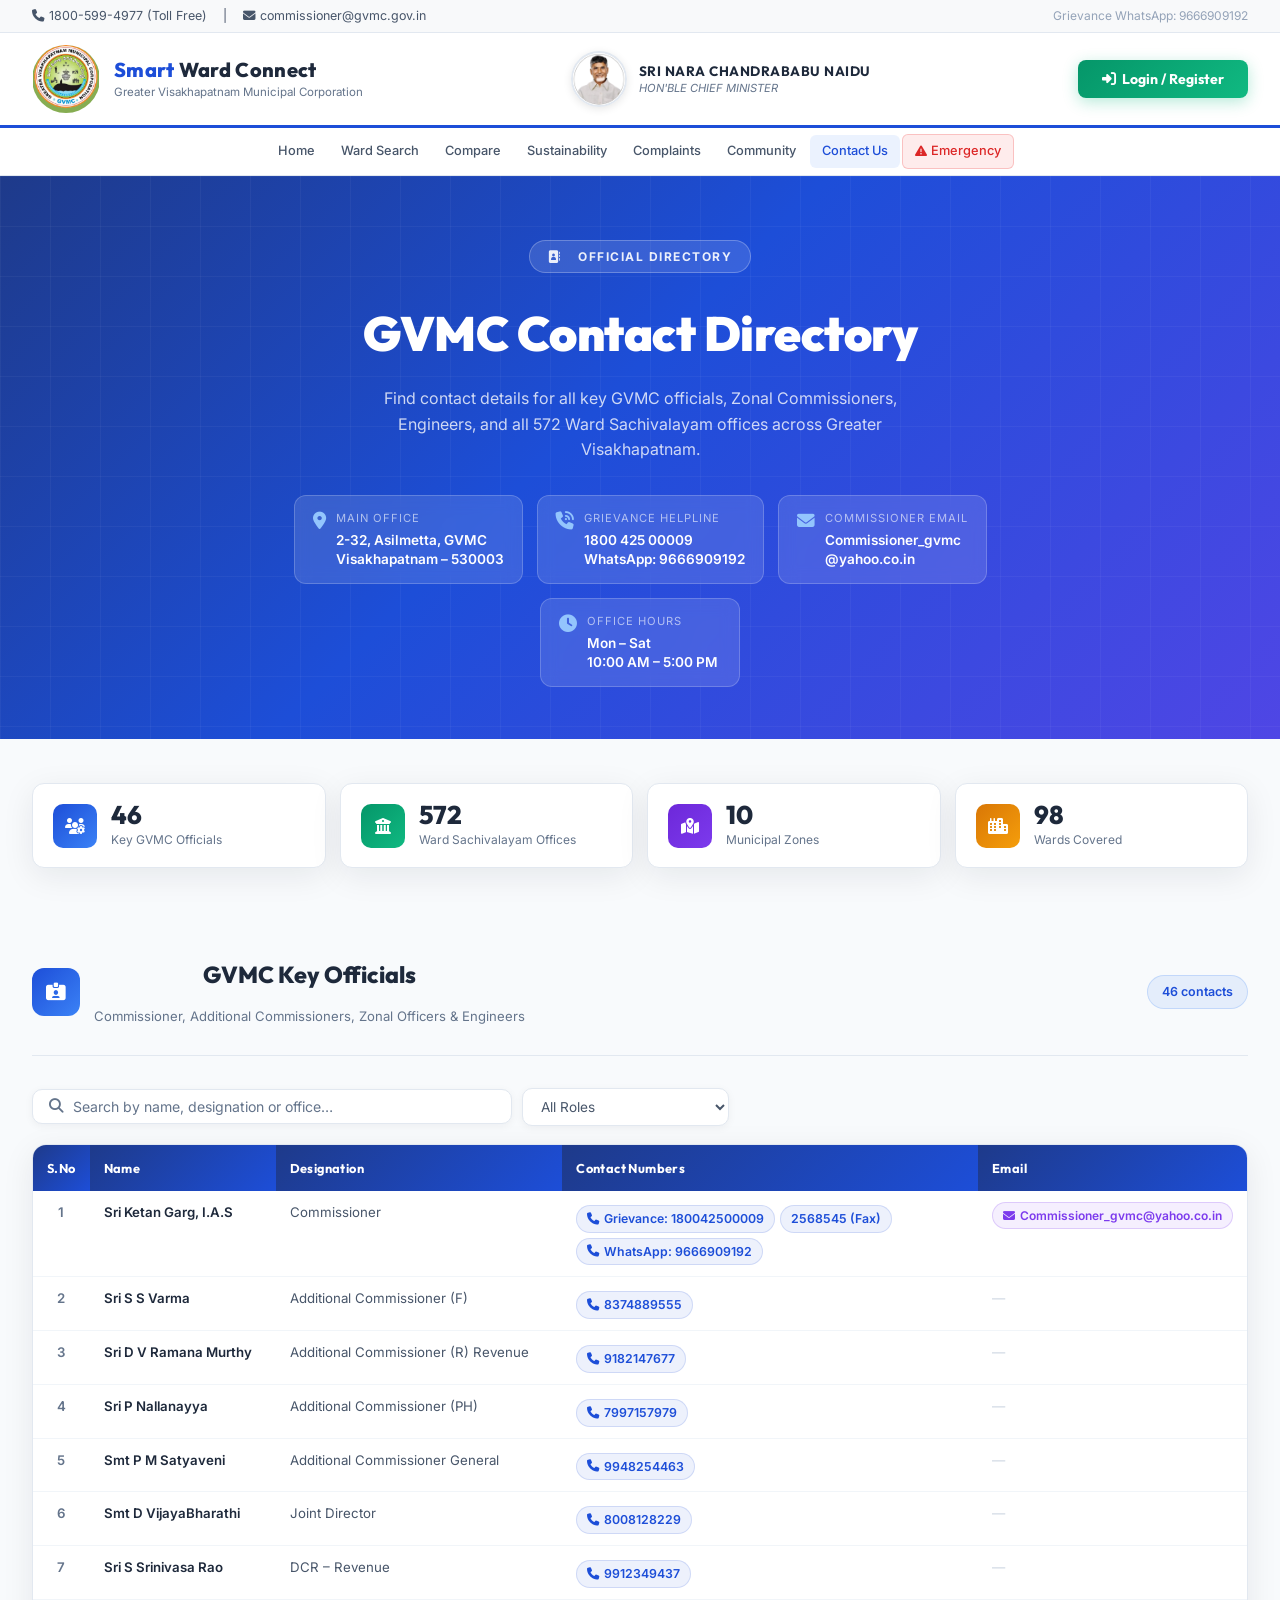
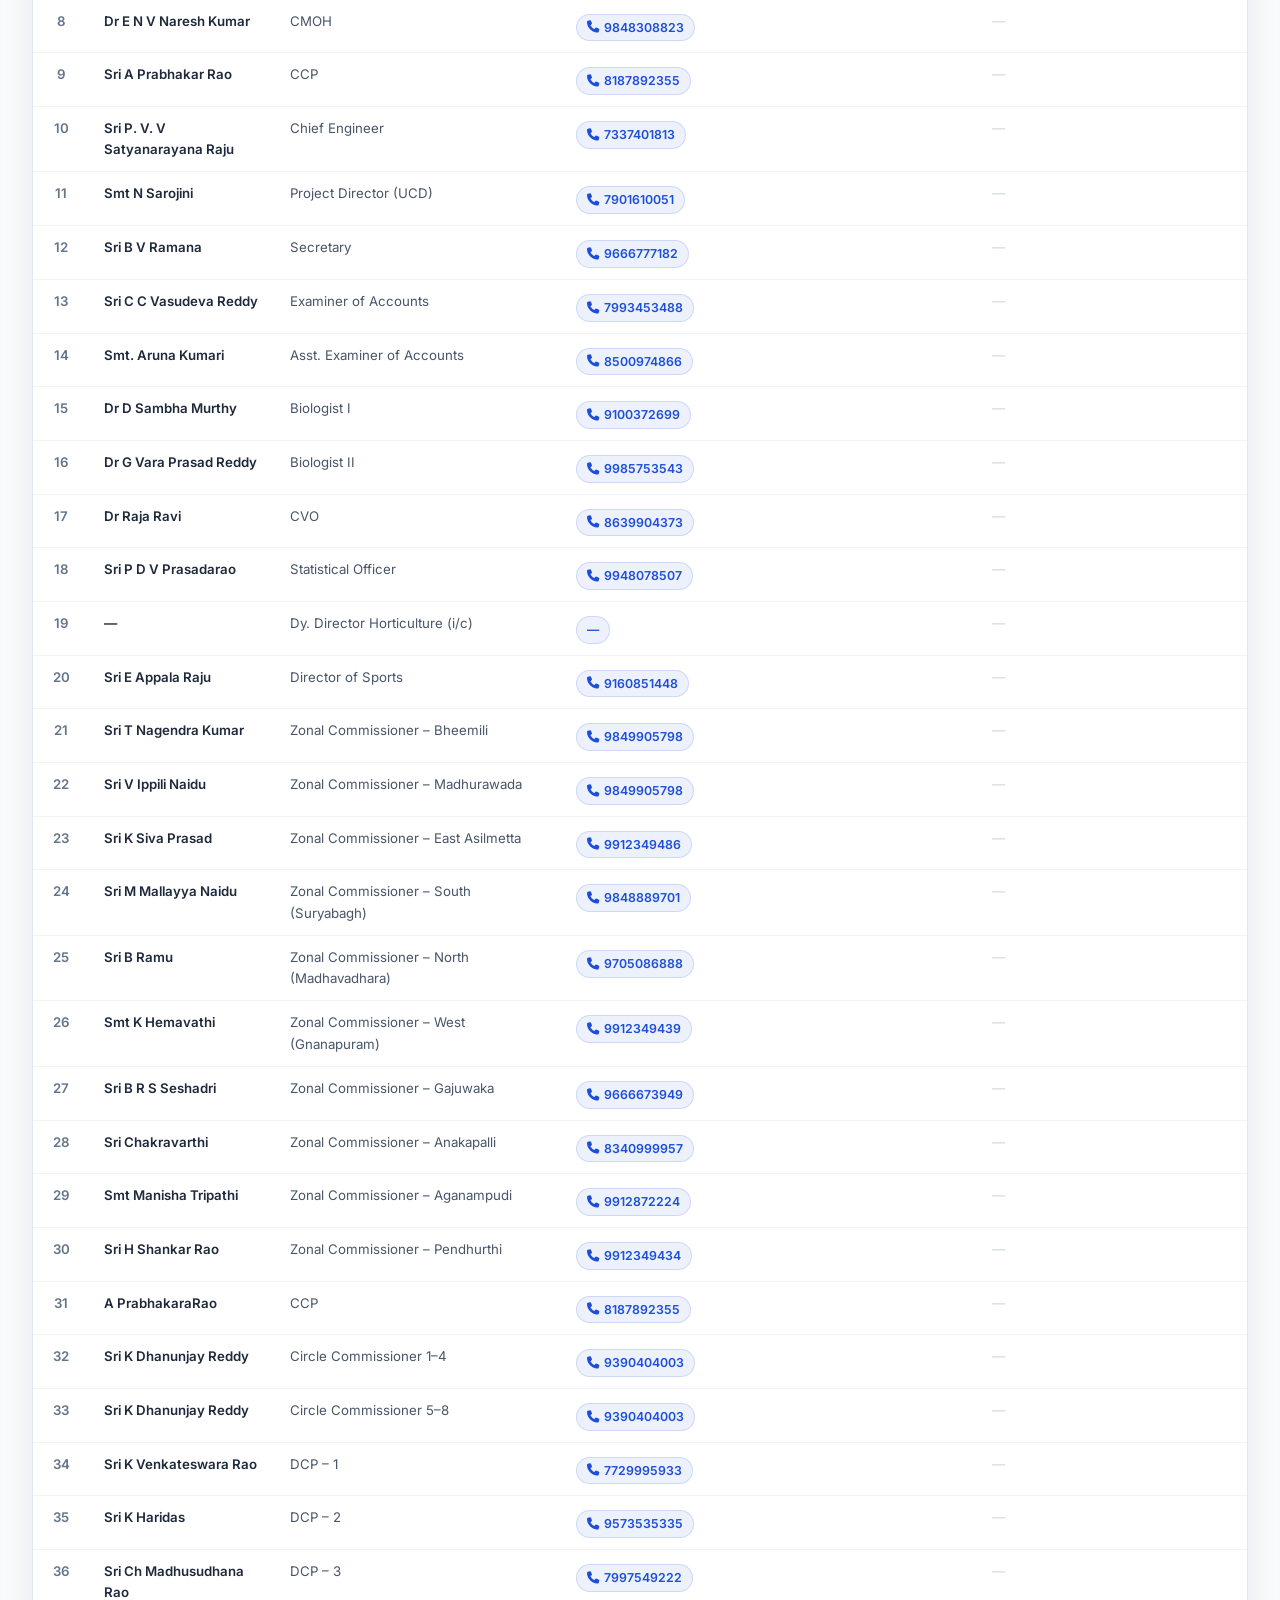
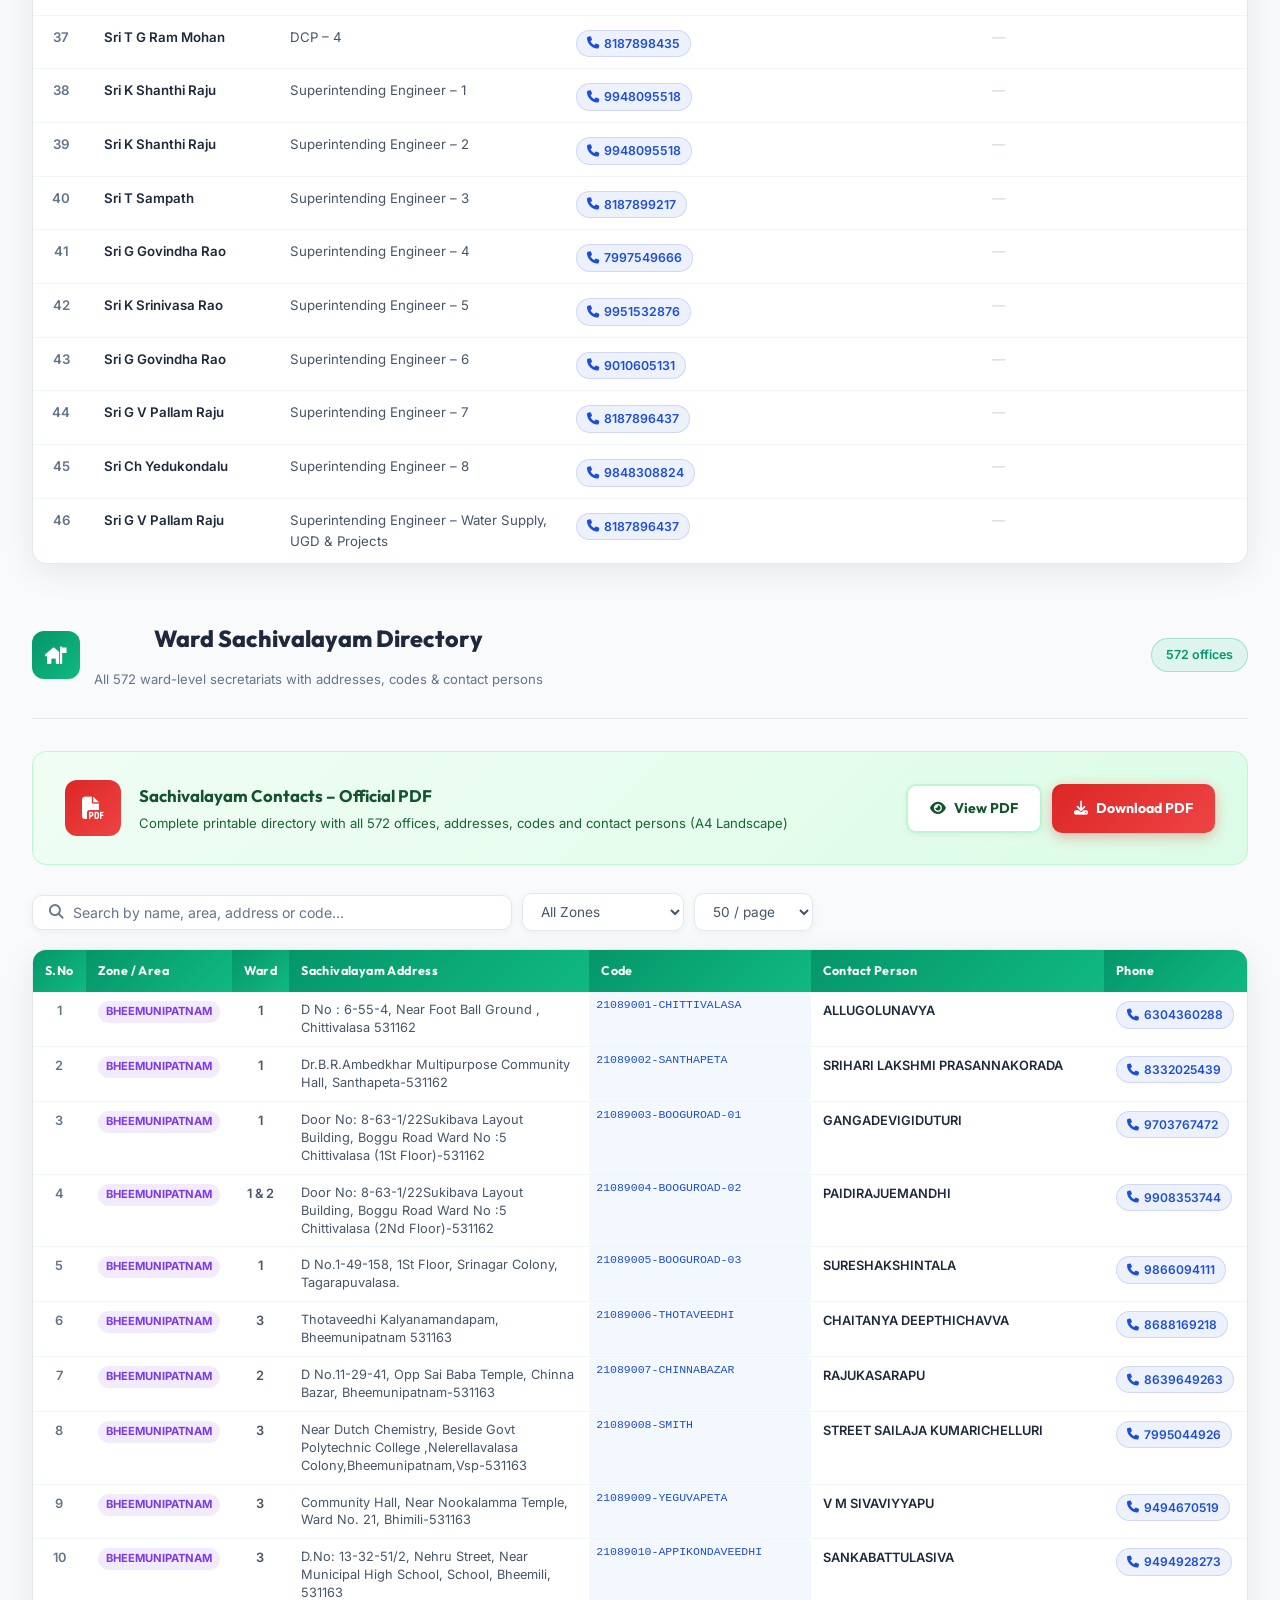
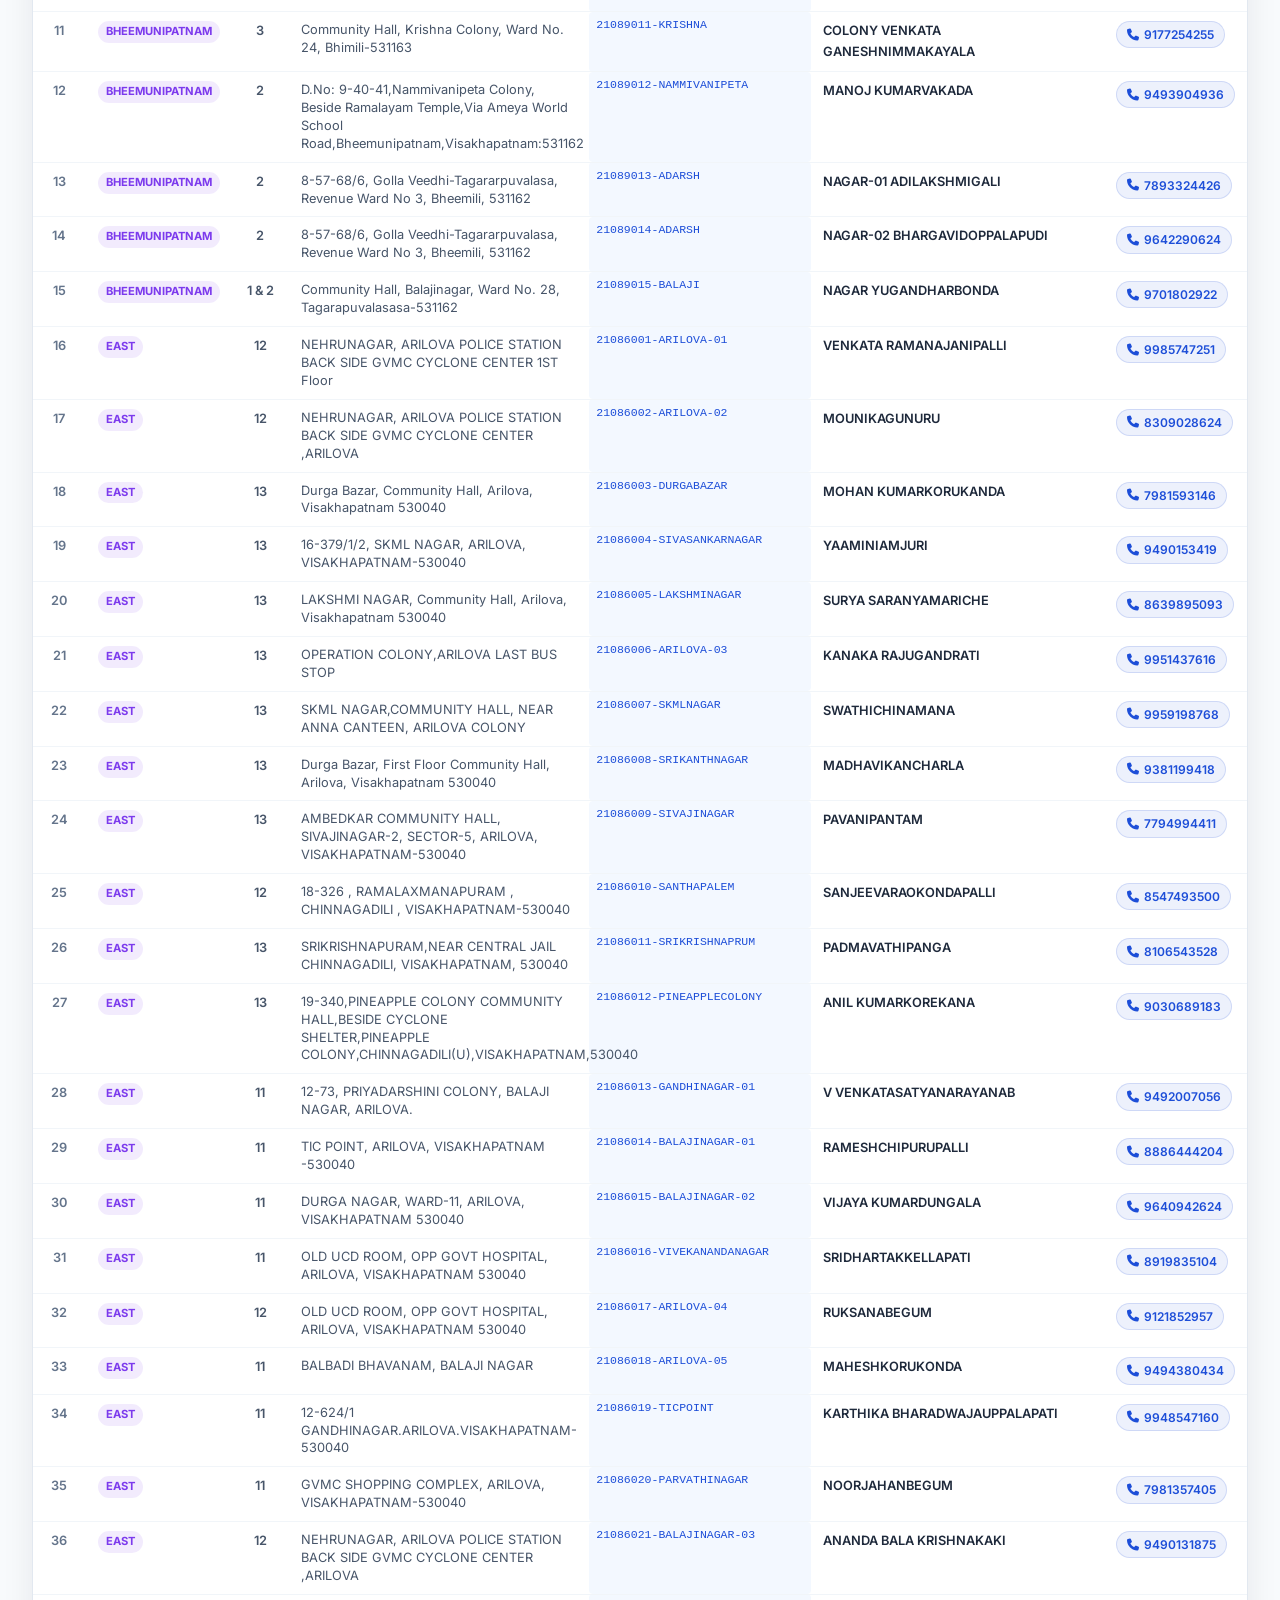
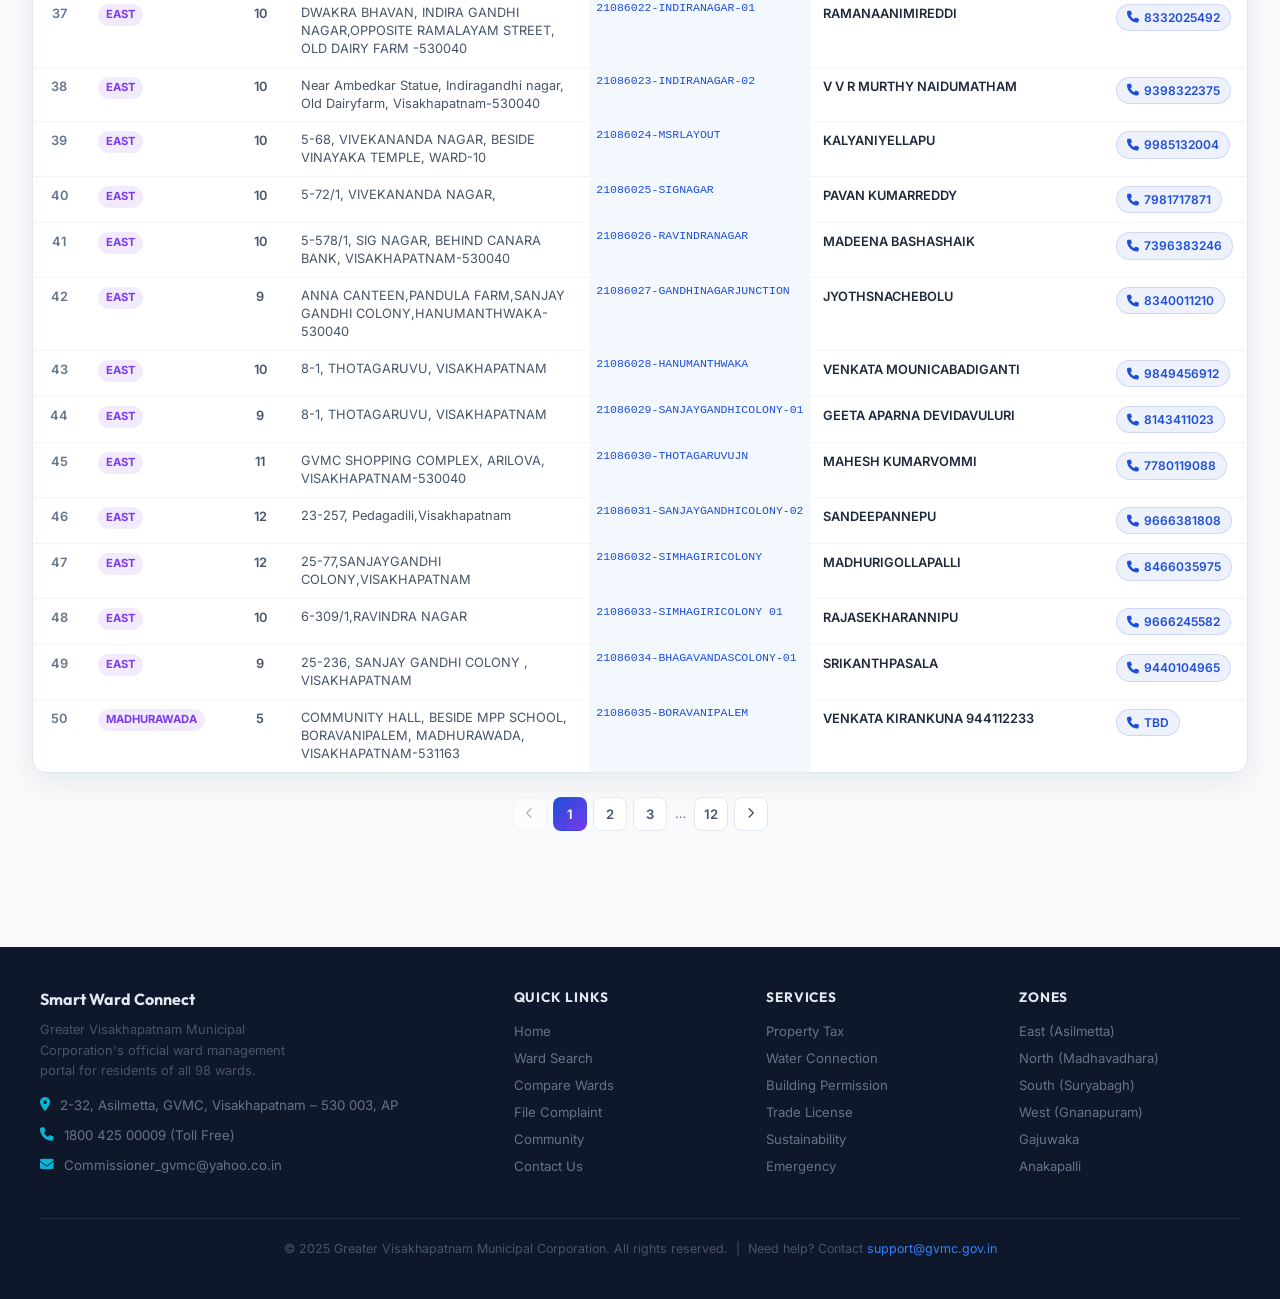
<file: contact.html>
<!DOCTYPE html>
<html lang="en">
<head>
  <meta charset="UTF-8" />
  <meta name="viewport" content="width=device-width, initial-scale=1.0" />
  <title>Contact Us | Smart Ward Connect</title>
  <meta name="description" content="Smart Ward Connect – GVMC Contact Directory, Commissioner, Additional Commissioners, Zonal Commissioners, Engineers and all 572 Ward Sachivalayam contacts for Visakhapatnam." />
  <link rel="icon" href="assets/gvmc-logo.png" type="image/png" />
  <link rel="preconnect" href="https://fonts.googleapis.com" />
  <link rel="preconnect" href="https://fonts.gstatic.com" crossorigin />
  <link href="https://fonts.googleapis.com/css2?family=Inter:wght@300;400;500;600;700;800&family=Outfit:wght@400;600;700;800;900&display=swap" rel="stylesheet" />
  <link rel="stylesheet" href="css/style.css" />
  <link rel="stylesheet" href="https://cdnjs.cloudflare.com/ajax/libs/font-awesome/6.5.0/css/all.min.css" />
  <style>
    *, *::before, *::after { box-sizing: border-box; margin: 0; padding: 0; }
    :root {
      --blue:#1d4ed8; --blue2:#3b82f6; --cyan:#06b6d4; --purple:#7c3aed;
      --green:#10b981; --gold:#f59e0b; --red:#ef4444;
      --bg:#f8fafc; --card:#fff; --border:#e2e8f0;
      --txt:#1e293b; --txt2:#475569; --muted:#64748b;
      --grad: linear-gradient(135deg,#1d4ed8,#7c3aed);
      --shadow: 0 8px 32px rgba(15,23,42,.08);
      --r:14px; --tr: all .3s cubic-bezier(.4,0,.2,1);
    }
    html { scroll-behavior:smooth; }
    body { font-family:'Inter',sans-serif; background:var(--bg); color:var(--txt); overflow-x:hidden; line-height:1.6; }
    ::-webkit-scrollbar{width:6px} ::-webkit-scrollbar-track{background:#f1f5f9}
    ::-webkit-scrollbar-thumb{background:var(--grad);border-radius:3px}

    /* ── TOP BAR ── */
    .top-bar{background:#f8f9fa;border-bottom:1px solid var(--border);padding:6px 2rem;font-size:.78rem;color:#475569;z-index:1001}
    .top-bar-inner{max-width:1300px;margin:0 auto;display:flex;align-items:center;justify-content:space-between}
    .top-bar-left{display:flex;align-items:center;gap:16px}
    .top-bar-left a,.top-bar-left span{color:#475569;text-decoration:none;display:flex;align-items:center;gap:5px;transition:color .2s}
    .top-bar-left a:hover{color:var(--blue)}

    /* ── HEADER ── */
    .main-header{background:#fff;padding:12px 2rem;border-bottom:3px solid var(--blue);z-index:1001}
    .main-header-inner{max-width:1300px;margin:0 auto;display:flex;align-items:center;justify-content:space-between;gap:20px}
    .header-brand{display:flex;align-items:center;gap:14px;text-decoration:none}
    .header-brand .gvmc-logo{width:68px;height:68px;border-radius:50%;object-fit:contain;flex-shrink:0}
    .header-brand .brand-title{font-family:'Outfit',sans-serif;font-size:1.25rem;font-weight:800;color:var(--txt);letter-spacing:.3px}
    .header-brand .brand-title span{color:var(--blue)}
    .header-cm{display:flex;align-items:center;gap:12px}
    .header-cm .cm-photo{width:56px;height:56px;border-radius:50%;object-fit:cover;border:2px solid var(--border);box-shadow:0 2px 8px rgba(0,0,0,.1)}
    .header-cm .cm-name{font-family:'Outfit',sans-serif;font-size:.85rem;font-weight:700;color:var(--txt);text-transform:uppercase;letter-spacing:.5px}
    .header-cm .cm-title{font-size:.7rem;color:var(--muted);font-style:italic}
    .header-login-btn{display:inline-flex;align-items:center;gap:6px;padding:10px 24px;border-radius:8px;background:linear-gradient(135deg,#059669,#10b981);color:#fff;font-size:.88rem;font-weight:700;font-family:'Outfit',sans-serif;text-decoration:none;border:none;cursor:pointer;box-shadow:0 4px 15px rgba(16,185,129,.3);transition:var(--tr);white-space:nowrap}
    .header-login-btn:hover{transform:translateY(-2px);box-shadow:0 6px 20px rgba(16,185,129,.45)}

    /* ── NAVBAR ── */
    .navbar{position:sticky;top:0;left:0;right:0;z-index:1000;padding:0 2rem;height:48px;display:flex;align-items:center;justify-content:space-between;background:rgba(255,255,255,.96);backdrop-filter:blur(20px);border-bottom:1px solid var(--border);transition:var(--tr)}
    .navbar.scrolled{box-shadow:0 4px 20px rgba(15,23,42,.08)}
    .nav-links{display:flex;align-items:center;gap:2px;list-style:none;margin:0 auto}
    .nav-links a{display:block;padding:6px 12px;border-radius:6px;font-size:.8rem;font-weight:500;color:var(--txt2);text-decoration:none;transition:var(--tr);white-space:nowrap}
    .nav-links a:hover{color:var(--txt);background:rgba(26,86,219,.08)}
    .nav-links a.active{color:var(--blue);background:rgba(59,130,246,.1)}
    .nav-links .emergency-link a{background:rgba(239,68,68,.1);color:#dc2626;border:1px solid rgba(239,68,68,.25)}
    .hamburger{display:none;flex-direction:column;gap:5px;cursor:pointer;background:none;border:none;padding:6px}
    .hamburger span{display:block;width:24px;height:2px;background:var(--txt2);border-radius:2px;transition:var(--tr)}
    .mobile-nav{display:none;position:fixed;top:48px;left:0;right:0;z-index:999;background:rgba(255,255,255,.98);backdrop-filter:blur(20px);border-bottom:1px solid var(--border);padding:1rem;flex-direction:column;gap:4px}
    .mobile-nav.open{display:flex}
    .mobile-nav a{padding:10px 14px;border-radius:8px;color:var(--txt2);text-decoration:none;font-size:.9rem;font-weight:500;transition:var(--tr)}
    .mobile-nav a:hover{color:var(--txt);background:rgba(26,86,219,.08)}

    /* ── HERO BAND ── */
    .contact-hero {
      background: linear-gradient(135deg,#1e3a8a 0%,#1d4ed8 45%,#4f46e5 100%);
      padding: 64px 2rem 52px;
      text-align: center;
      position: relative;
      overflow: hidden;
    }
    .contact-hero::before {
      content:'';position:absolute;inset:0;
      background-image:linear-gradient(rgba(255,255,255,.04) 1px,transparent 1px),linear-gradient(90deg,rgba(255,255,255,.04) 1px,transparent 1px);
      background-size:50px 50px;
    }
    .contact-hero-inner { position:relative;z-index:2;max-width:800px;margin:0 auto }
    .contact-hero .badge {
      display:inline-flex;align-items:center;gap:8px;padding:6px 18px;border-radius:100px;
      background:rgba(255,255,255,.12);border:1px solid rgba(255,255,255,.25);
      font-size:.75rem;font-weight:700;letter-spacing:1.5px;text-transform:uppercase;color:rgba(255,255,255,.9);margin-bottom:22px;
    }
    .contact-hero h1 { font-family:'Outfit',sans-serif;font-size:clamp(2rem,5vw,3rem);font-weight:900;color:#fff;margin-bottom:14px;letter-spacing:-.5px }
    .contact-hero p { font-size:1rem;color:rgba(255,255,255,.78);max-width:560px;margin:0 auto 32px }
    .hero-info-cards { display:flex;flex-wrap:wrap;gap:14px;justify-content:center }
    .hero-info-card {
      display:flex;align-items:flex-start;gap:10px;
      background:rgba(255,255,255,.12);border:1px solid rgba(255,255,255,.2);
      border-radius:12px;padding:14px 18px;min-width:200px;text-align:left;backdrop-filter:blur(8px);
      transition:var(--tr);
    }
    .hero-info-card:hover{background:rgba(255,255,255,.18);transform:translateY(-2px)}
    .hero-info-card i{font-size:1.1rem;color:#93c5fd;margin-top:2px;flex-shrink:0}
    .hero-info-card .card-label{font-size:.7rem;color:rgba(255,255,255,.6);text-transform:uppercase;letter-spacing:1px;margin-bottom:3px}
    .hero-info-card .card-val{font-size:.85rem;color:#fff;font-weight:600;line-height:1.4}

    /* ── SECTION SHELL ── */
    .section { max-width:1300px;margin:0 auto;padding:0 2rem }
    .section-block { padding:56px 0 }
    .section-header { display:flex;align-items:center;justify-content:space-between;flex-wrap:wrap;gap:12px;margin-bottom:28px }
    .section-title-group { display:flex;align-items:center;gap:14px }
    .section-icon {
      width:48px;height:48px;border-radius:12px;display:flex;align-items:center;justify-content:center;
      font-size:1.1rem;flex-shrink:0;
    }
    .section-icon.blue { background:linear-gradient(135deg,#1d4ed8,#3b82f6);color:#fff }
    .section-icon.green { background:linear-gradient(135deg,#059669,#10b981);color:#fff }
    .section-title { font-family:'Outfit',sans-serif;font-size:1.45rem;font-weight:800;color:var(--txt) }
    .section-sub { font-size:.82rem;color:var(--muted);margin-top:2px }
    .divider { border:none;border-top:1px solid var(--border);margin:0 0 32px }

    /* ── SEARCH BAR ── */
    .search-row { display:flex;gap:10px;flex-wrap:wrap;align-items:center }
    .search-box {
      display:flex;align-items:center;gap:10px;background:#fff;border:1px solid var(--border);
      border-radius:10px;padding:8px 16px;flex:1;min-width:220px;max-width:480px;
      box-shadow:0 2px 8px rgba(15,23,42,.05);transition:var(--tr);
    }
    .search-box:focus-within{border-color:var(--blue2);box-shadow:0 2px 8px rgba(15,23,42,.05),0 0 0 3px rgba(59,130,246,.12)}
    .search-box i{color:var(--muted);font-size:.9rem}
    .search-box input{flex:1;border:none;outline:none;font-size:.88rem;color:var(--txt);font-family:inherit}
    .search-box input::placeholder{color:var(--muted)}
    .filter-select {
      padding:9px 14px;border-radius:10px;border:1px solid var(--border);background:#fff;
      font-family:inherit;font-size:.85rem;color:var(--txt2);cursor:pointer;outline:none;
      box-shadow:0 2px 8px rgba(15,23,42,.05);transition:var(--tr);
    }
    .filter-select:focus{border-color:var(--blue2)}
    .result-count-pill {
      padding:6px 14px;border-radius:100px;background:rgba(59,130,246,.1);
      border:1px solid rgba(59,130,246,.2);font-size:.78rem;font-weight:600;color:var(--blue);
      white-space:nowrap;
    }

    /* ── GVMC CONTACTS TABLE ── */
    .table-card {
      background:#fff;border-radius:var(--r);border:1px solid var(--border);
      box-shadow:var(--shadow);overflow:hidden;
    }
    .contacts-table { width:100%;border-collapse:collapse }
    .contacts-table thead th {
      background:linear-gradient(135deg,#1e3a8a,#1d4ed8);color:#fff;
      padding:13px 14px;font-family:'Outfit',sans-serif;font-size:.8rem;font-weight:700;
      text-align:left;letter-spacing:.4px;white-space:nowrap;
    }
    .contacts-table thead th:first-child{border-radius:0}
    .contacts-table tbody tr{border-bottom:1px solid #f1f5f9;transition:var(--tr)}
    .contacts-table tbody tr:hover{background:#f8faff}
    .contacts-table tbody tr:last-child{border-bottom:none}
    .contacts-table td{padding:11px 14px;font-size:.83rem;color:var(--txt2);vertical-align:top}
    .contacts-table td.sno{color:var(--muted);font-weight:600;text-align:center;width:42px}
    .contacts-table td.name-cell{font-weight:600;color:var(--txt)}
    .contacts-table td.desig-cell{color:var(--txt2)}
    .contact-chip {
      display:inline-flex;align-items:center;gap:5px;padding:3px 10px;
      border-radius:100px;background:rgba(29,78,216,.08);border:1px solid rgba(29,78,216,.15);
      color:var(--blue);font-size:.77rem;font-weight:600;white-space:nowrap;text-decoration:none;
      transition:var(--tr);
    }
    .contact-chip:hover{background:rgba(29,78,216,.15);transform:translateY(-1px)}
    .contact-chip.whatsapp{background:rgba(16,185,129,.08);border-color:rgba(16,185,129,.2);color:#059669}
    .contact-chip.email{background:rgba(124,58,237,.08);border-color:rgba(124,58,237,.2);color:var(--purple)}
    .chips-wrap{display:flex;flex-wrap:wrap;gap:5px;margin-top:3px}
    .row-hidden{display:none!important}

    /* ── PDF DOWNLOAD BLOCK ── */
    .pdf-download-block {
      background:linear-gradient(135deg,#f0fdf4,#dcfce7);
      border:1px solid #bbf7d0;border-radius:var(--r);
      padding:28px 32px;display:flex;align-items:center;justify-content:space-between;
      flex-wrap:wrap;gap:18px;margin-bottom:28px;
    }
    .pdf-download-block .pdf-left{ display:flex;align-items:center;gap:18px }
    .pdf-icon{ width:56px;height:56px;background:linear-gradient(135deg,#dc2626,#ef4444);border-radius:12px;display:flex;align-items:center;justify-content:center;font-size:1.4rem;color:#fff;flex-shrink:0 }
    .pdf-title{ font-family:'Outfit',sans-serif;font-size:1.05rem;font-weight:700;color:#14532d;margin-bottom:3px }
    .pdf-desc{ font-size:.82rem;color:#166534 }
    .pdf-btns{ display:flex;gap:10px;flex-wrap:wrap }
    .btn-download {
      display:inline-flex;align-items:center;gap:8px;padding:11px 22px;border-radius:10px;
      background:linear-gradient(135deg,#dc2626,#ef4444);color:#fff;font-size:.88rem;
      font-weight:700;font-family:'Outfit',sans-serif;text-decoration:none;border:none;cursor:pointer;
      box-shadow:0 4px 14px rgba(220,38,38,.3);transition:var(--tr);
    }
    .btn-download:hover{transform:translateY(-2px);box-shadow:0 8px 20px rgba(220,38,38,.4)}
    .btn-view {
      display:inline-flex;align-items:center;gap:8px;padding:11px 22px;border-radius:10px;
      background:#fff;color:#14532d;font-size:.88rem;font-weight:700;font-family:'Outfit',sans-serif;
      text-decoration:none;border:2px solid #bbf7d0;cursor:pointer;box-shadow:0 2px 8px rgba(0,0,0,.05);transition:var(--tr);
    }
    .btn-view:hover{background:#f0fdf4;border-color:#86efac;transform:translateY(-2px)}

    /* ── SACHIVALAYAM TABLE ── */
    .sach-table { width:100%;border-collapse:collapse }
    .sach-table thead th {
      background:linear-gradient(135deg,#059669,#10b981);color:#fff;
      padding:11px 12px;font-family:'Outfit',sans-serif;font-size:.78rem;font-weight:700;
      text-align:left;letter-spacing:.4px;white-space:nowrap;
    }
    .sach-table tbody tr{border-bottom:1px solid #f1f5f9;transition:var(--tr)}
    .sach-table tbody tr:hover{background:#f0fdf8}
    .sach-table tbody tr:last-child{border-bottom:none}
    .sach-table td{padding:9px 12px;font-size:.8rem;color:var(--txt2);vertical-align:top}
    .sach-table td.sno-c{color:var(--muted);font-weight:600;text-align:center;width:38px}
    .sach-table td.code-c{font-family:'Courier New',monospace;font-size:.72rem;color:var(--blue);background:rgba(59,130,246,.06);border-radius:4px;padding:4px 7px;white-space:nowrap}
    .sach-table td.name-c{font-weight:600;color:var(--txt)}
    .zone-badge {
      display:inline-block;padding:2px 8px;border-radius:100px;font-size:.7rem;font-weight:700;
      background:rgba(124,58,237,.1);color:var(--purple);white-space:nowrap;
    }

    /* ── PAGINATION ── */
    .pagination {
      display:flex;align-items:center;justify-content:center;gap:6px;padding:24px 0 0;flex-wrap:wrap;
    }
    .page-btn {
      width:34px;height:34px;border-radius:8px;display:flex;align-items:center;justify-content:center;
      border:1px solid var(--border);background:#fff;color:var(--txt2);font-size:.82rem;font-weight:600;
      cursor:pointer;transition:var(--tr);
    }
    .page-btn:hover{background:rgba(59,130,246,.1);border-color:var(--blue2);color:var(--blue)}
    .page-btn.active{background:var(--grad);border-color:transparent;color:#fff}
    .page-btn:disabled{opacity:.4;cursor:not-allowed}
    .page-ellipsis{color:var(--muted);font-size:.82rem;padding:0 2px}

    /* ── STATS ROW ── */
    .stats-strip {
      display:grid;grid-template-columns:repeat(4,1fr);gap:14px;margin-bottom:32px;
    }
    .stat-card {
      background:#fff;border:1px solid var(--border);border-radius:12px;padding:18px 20px;
      box-shadow:var(--shadow);display:flex;align-items:center;gap:14px;transition:var(--tr);
    }
    .stat-card:hover{transform:translateY(-2px);box-shadow:0 12px 36px rgba(15,23,42,.1)}
    .stat-card .stat-ico{width:44px;height:44px;border-radius:10px;display:flex;align-items:center;justify-content:center;font-size:1rem;flex-shrink:0}
    .stat-card .stat-val{font-family:'Outfit',sans-serif;font-size:1.6rem;font-weight:800;color:var(--txt);line-height:1}
    .stat-card .stat-lbl{font-size:.75rem;color:var(--muted);margin-top:3px}
    .ico-blue{background:linear-gradient(135deg,#1d4ed8,#3b82f6);color:#fff}
    .ico-green{background:linear-gradient(135deg,#059669,#10b981);color:#fff}
    .ico-purple{background:linear-gradient(135deg,#6d28d9,#7c3aed);color:#fff}
    .ico-gold{background:linear-gradient(135deg,#d97706,#f59e0b);color:#fff}

    /* ── FOOTER ── */
    footer{background:#0f172a;padding:2.5rem;text-align:center;color:#64748b;font-size:.82rem;margin-top:60px}
    footer a{color:#3b82f6;text-decoration:none}
    footer .footer-grid{max-width:1300px;margin:0 auto;display:grid;grid-template-columns:2fr 1fr 1fr 1fr;gap:32px;text-align:left;margin-bottom:2rem}
    footer .footer-brand-title{font-family:'Outfit',sans-serif;font-size:1rem;font-weight:700;color:#e2e8f0;margin-bottom:8px}
    footer h4{font-family:'Outfit',sans-serif;font-size:.85rem;font-weight:700;color:#e2e8f0;margin-bottom:12px;text-transform:uppercase;letter-spacing:.8px}
    footer ul{list-style:none}
    footer ul li{margin-bottom:6px}
    footer ul li a{color:#64748b;transition:color .2s}
    footer ul li a:hover{color:#3b82f6}
    footer .footer-bottom{border-top:1px solid #1e293b;padding-top:20px;color:#475569}
    .contact-item{display:flex;align-items:flex-start;gap:10px;margin-bottom:10px}
    .contact-item i{margin-top:2px;color:var(--cyan);font-size:.85rem}
    .contact-item span{font-size:.83rem;color:#64748b;line-height:1.5}

    @media(max-width:900px){
      .stats-strip{grid-template-columns:repeat(2,1fr)}
      .hamburger{display:flex}
      .nav-links{display:none}
      footer .footer-grid{grid-template-columns:1fr 1fr}
    }
    @media(max-width:640px){
      .stats-strip{grid-template-columns:1fr}
      .pdf-download-block{flex-direction:column}
      .contacts-table thead th:nth-child(1),
      .contacts-table tbody td:nth-child(1){display:none}
      footer .footer-grid{grid-template-columns:1fr}
    }
  </style>
</head>
<body>

<!-- TOP BAR -->
<div class="top-bar">
  <div class="top-bar-inner">
    <div class="top-bar-left">
      <span><i class="fa-solid fa-phone"></i> 1800-599-4977 (Toll Free)</span>
      <span>|</span>
      <span><i class="fa-solid fa-envelope"></i> commissioner@gvmc.gov.in</span>
    </div>
    <span style="font-size:.75rem;color:#94a3b8">Grievance WhatsApp: 9666909192</span>
  </div>
</div>

<!-- MAIN HEADER -->
<header class="main-header">
  <div class="main-header-inner">
    <a href="index.html" class="header-brand">
      <img src="assets/gvmc-logo.png" alt="GVMC Logo" class="gvmc-logo" />
      <div class="brand-text">
        <div class="brand-title"><span>Smart</span> Ward Connect</div>
        <div style="font-size:.72rem;color:#64748b;margin-top:2px">Greater Visakhapatnam Municipal Corporation</div>
      </div>
    </a>
    <div class="header-cm">
      <img src="assets/cm-photo.png" alt="Chief Minister" class="cm-photo" />
      <div class="cm-info">
        <div class="cm-name">Sri Nara Chandrababu Naidu</div>
        <div class="cm-title">HON'BLE CHIEF MINISTER</div>
      </div>
    </div>
    <button class="header-login-btn" onclick="openLoginModal()">
      <i class="fa-solid fa-right-to-bracket"></i> Login / Register
    </button>
  </div>
</header>

<!-- NAVBAR -->
<nav class="navbar" id="navbar">
  <ul class="nav-links" id="navLinks">
    <li><a href="index.html">Home</a></li>
    <li><a href="ward-search.html">Ward Search</a></li>
    <li><a href="ward-comparison.html">Compare</a></li>
    <li><a href="sustainability.html">Sustainability</a></li>
    <li><a href="complaints.html">Complaints</a></li>
    <li><a href="community.html">Community</a></li>
    <li><a href="contact.html" class="active">Contact Us</a></li>
    <li class="emergency-link"><a href="emergency.html"><i class="fa-solid fa-triangle-exclamation" style="margin-right:4px;font-size:.75rem"></i>Emergency</a></li>
  </ul>
  <button class="hamburger" id="hamburgerBtn" aria-label="Toggle menu">
    <span></span><span></span><span></span>
  </button>
</nav>

<!-- MOBILE NAV -->
<div class="mobile-nav" id="mobileNav">
  <a href="index.html">🏠 Home</a>
  <a href="ward-search.html">🔍 Ward Search</a>
  <a href="ward-comparison.html">⚖️ Compare</a>
  <a href="sustainability.html">🌿 Sustainability</a>
  <a href="complaints.html">📢 Complaints</a>
  <a href="community.html">🤝 Community</a>
  <a href="contact.html">📞 Contact Us</a>
  <a href="emergency.html">🚨 Emergency</a>
</div>

<!-- HERO -->
<div class="contact-hero">
  <div class="contact-hero-inner">
    <div class="badge"><i class="fa-solid fa-address-book"></i>&nbsp; Official Directory</div>
    <h1>GVMC Contact Directory</h1>
    <p>Find contact details for all key GVMC officials, Zonal Commissioners, Engineers, and all 572 Ward Sachivalayam offices across Greater Visakhapatnam.</p>
    <div class="hero-info-cards">
      <div class="hero-info-card">
        <i class="fa-solid fa-location-dot"></i>
        <div>
          <div class="card-label">Main Office</div>
          <div class="card-val">2-32, Asilmetta, GVMC<br>Visakhapatnam – 530003</div>
        </div>
      </div>
      <div class="hero-info-card">
        <i class="fa-solid fa-phone-volume"></i>
        <div>
          <div class="card-label">Grievance Helpline</div>
          <div class="card-val">1800 425 00009<br>WhatsApp: 9666909192</div>
        </div>
      </div>
      <div class="hero-info-card">
        <i class="fa-solid fa-envelope"></i>
        <div>
          <div class="card-label">Commissioner Email</div>
          <div class="card-val">Commissioner_gvmc<br>@yahoo.co.in</div>
        </div>
      </div>
      <div class="hero-info-card">
        <i class="fa-solid fa-clock"></i>
        <div>
          <div class="card-label">Office Hours</div>
          <div class="card-val">Mon – Sat<br>10:00 AM – 5:00 PM</div>
        </div>
      </div>
    </div>
  </div>
</div>

<div class="section">

  <!-- ─────────────────────────────────────────
       STATS STRIP
  ───────────────────────────────────────── -->
  <div class="section-block" style="padding-bottom:0;padding-top:44px">
    <div class="stats-strip">
      <div class="stat-card">
        <div class="stat-ico ico-blue"><i class="fa-solid fa-users-gear"></i></div>
        <div><div class="stat-val">46</div><div class="stat-lbl">Key GVMC Officials</div></div>
      </div>
      <div class="stat-card">
        <div class="stat-ico ico-green"><i class="fa-solid fa-building-columns"></i></div>
        <div><div class="stat-val">572</div><div class="stat-lbl">Ward Sachivalayam Offices</div></div>
      </div>
      <div class="stat-card">
        <div class="stat-ico ico-purple"><i class="fa-solid fa-map-location-dot"></i></div>
        <div><div class="stat-val">10</div><div class="stat-lbl">Municipal Zones</div></div>
      </div>
      <div class="stat-card">
        <div class="stat-ico ico-gold"><i class="fa-solid fa-city"></i></div>
        <div><div class="stat-val">98</div><div class="stat-lbl">Wards Covered</div></div>
      </div>
    </div>
  </div>

  <!-- ─────────────────────────────────────────
       SECTION 1 – GVMC MAIN CONTACTS TABLE
  ───────────────────────────────────────── -->
  <div class="section-block">
    <div class="section-header">
      <div class="section-title-group">
        <div class="section-icon blue"><i class="fa-solid fa-id-card-clip"></i></div>
        <div>
          <div class="section-title">GVMC Key Officials</div>
          <div class="section-sub">Commissioner, Additional Commissioners, Zonal Officers & Engineers</div>
        </div>
      </div>
      <div id="gvmcCount" class="result-count-pill">46 contacts</div>
    </div>
    <hr class="divider" />

    <div class="search-row" style="margin-bottom:18px">
      <div class="search-box">
        <i class="fa-solid fa-magnifying-glass"></i>
        <input type="text" id="gvmcSearch" placeholder="Search by name, designation or office…" oninput="filterGvmc()" autocomplete="off" />
      </div>
      <select class="filter-select" id="gvmcFilter" onchange="filterGvmc()">
        <option value="">All Roles</option>
        <option value="Commissioner">Commissioner</option>
        <option value="Additional">Additional Commissioner</option>
        <option value="Zonal">Zonal Commissioner</option>
        <option value="Superintending">Superintending Engineer</option>
        <option value="DCP">Deputy Commissioner</option>
        <option value="Biologist">Biologist</option>
      </select>
    </div>

    <div class="table-card">
      <div style="overflow-x:auto">
        <table class="contacts-table" id="gvmcTable">
          <thead>
            <tr>
              <th style="width:42px">S.No</th>
              <th>Name</th>
              <th>Designation</th>
              <th>Contact Numbers</th>
              <th>Email</th>
            </tr>
          </thead>
          <tbody id="gvmcTbody"></tbody>
        </table>
      </div>
    </div>
  </div>

  <!-- ─────────────────────────────────────────
       SECTION 2 – SACHIVALAYAM CONTACTS
  ───────────────────────────────────────── -->
  <div class="section-block" style="padding-top:0">
    <div class="section-header">
      <div class="section-title-group">
        <div class="section-icon green"><i class="fa-solid fa-house-flag"></i></div>
        <div>
          <div class="section-title">Ward Sachivalayam Directory</div>
          <div class="section-sub">All 572 ward-level secretariats with addresses, codes & contact persons</div>
        </div>
      </div>
      <div id="sachCount" class="result-count-pill" style="background:rgba(16,185,129,.1);border-color:rgba(16,185,129,.3);color:#059669">572 offices</div>
    </div>
    <hr class="divider" />

    <!-- PDF Download Block -->
    <div class="pdf-download-block">
      <div class="pdf-left">
        <div class="pdf-icon"><i class="fa-solid fa-file-pdf"></i></div>
        <div>
          <div class="pdf-title">Sachivalayam Contacts – Official PDF</div>
          <div class="pdf-desc">Complete printable directory with all 572 offices, addresses, codes and contact persons (A4 Landscape)</div>
        </div>
      </div>
      <div class="pdf-btns">
        <a href="assets/sachivalayam_contacts.pdf" target="_blank" class="btn-view" id="viewPdfBtn">
          <i class="fa-solid fa-eye"></i> View PDF
        </a>
        <a href="assets/sachivalayam_contacts.pdf" download="GVMC_Sachivalayam_Contacts.pdf" class="btn-download" id="downloadPdfBtn">
          <i class="fa-solid fa-download"></i> Download PDF
        </a>
      </div>
    </div>

    <!-- Search controls -->
    <div class="search-row" style="margin-bottom:18px">
      <div class="search-box">
        <i class="fa-solid fa-magnifying-glass"></i>
        <input type="text" id="sachSearch" placeholder="Search by name, area, address or code…" oninput="filterSach()" autocomplete="off" />
      </div>
      <select class="filter-select" id="sachZoneFilter" onchange="filterSach()">
        <option value="">All Zones</option>
        <option value="EAST">East</option>
        <option value="NORTH">North</option>
        <option value="SOUTH">South</option>
        <option value="WEST">West</option>
        <option value="MADHURAWADA">Madhurawada</option>
        <option value="BHEEMUNIPATNAM">Bheemunipatnam</option>
        <option value="Gajuwaka">Gajuwaka</option>
        <option value="ANAKAPALLI">Anakapalli</option>
        <option value="Aganampudi">Aganampudi</option>
        <option value="PENDURTHI">Pendurthi</option>
      </select>
      <select class="filter-select" id="sachPerPage" onchange="renderSach()">
        <option value="25">25 / page</option>
        <option value="50" selected>50 / page</option>
        <option value="100">100 / page</option>
      </select>
    </div>

    <div class="table-card">
      <div style="overflow-x:auto">
        <table class="sach-table">
          <thead>
            <tr>
              <th style="width:38px">S.No</th>
              <th>Zone / Area</th>
              <th style="width:52px">Ward</th>
              <th>Sachivalayam Address</th>
              <th>Code</th>
              <th>Contact Person</th>
              <th>Phone</th>
            </tr>
          </thead>
          <tbody id="sachTbody"></tbody>
        </table>
      </div>
    </div>
    <div class="pagination" id="sachPagination"></div>
  </div>

</div><!-- /section -->

<!-- ── FOOTER ── -->
<footer>
  <div class="footer-grid">
    <div>
      <div class="footer-brand-title">Smart Ward Connect</div>
      <p style="font-size:.8rem;color:#475569;max-width:280px;margin-bottom:14px">Greater Visakhapatnam Municipal Corporation's official ward management portal for residents of all 98 wards.</p>
      <div class="contact-item"><i class="fa-solid fa-location-dot"></i><span>2-32, Asilmetta, GVMC, Visakhapatnam – 530 003, AP</span></div>
      <div class="contact-item"><i class="fa-solid fa-phone"></i><span>1800 425 00009 (Toll Free)</span></div>
      <div class="contact-item"><i class="fa-solid fa-envelope"></i><span>Commissioner_gvmc@yahoo.co.in</span></div>
    </div>
    <div>
      <h4>Quick Links</h4>
      <ul>
        <li><a href="index.html">Home</a></li>
        <li><a href="ward-search.html">Ward Search</a></li>
        <li><a href="ward-comparison.html">Compare Wards</a></li>
        <li><a href="complaints.html">File Complaint</a></li>
        <li><a href="community.html">Community</a></li>
        <li><a href="contact.html">Contact Us</a></li>
      </ul>
    </div>
    <div>
      <h4>Services</h4>
      <ul>
        <li><a href="#">Property Tax</a></li>
        <li><a href="#">Water Connection</a></li>
        <li><a href="#">Building Permission</a></li>
        <li><a href="#">Trade License</a></li>
        <li><a href="sustainability.html">Sustainability</a></li>
        <li><a href="emergency.html">Emergency</a></li>
      </ul>
    </div>
    <div>
      <h4>Zones</h4>
      <ul>
        <li><a href="#">East (Asilmetta)</a></li>
        <li><a href="#">North (Madhavadhara)</a></li>
        <li><a href="#">South (Suryabagh)</a></li>
        <li><a href="#">West (Gnanapuram)</a></li>
        <li><a href="#">Gajuwaka</a></li>
        <li><a href="#">Anakapalli</a></li>
      </ul>
    </div>
  </div>
  <div class="footer-bottom">
    © 2025 Greater Visakhapatnam Municipal Corporation. All rights reserved. &nbsp;|&nbsp;
    Need help? Contact <a href="mailto:support@gvmc.gov.in">support@gvmc.gov.in</a>
  </div>
</footer>

<script src="js/contacts-data.js"></script>
<script src="js/sachivalayam-data.js"></script>
<script>
// ──────────────────────────────────────────────────
//  NAVBAR SCROLL
// ──────────────────────────────────────────────────
const navbar = document.getElementById('navbar');
window.addEventListener('scroll', () => {
  navbar.classList.toggle('scrolled', window.scrollY > 10);
});
const hbBtn = document.getElementById('hamburgerBtn');
const mobileNav = document.getElementById('mobileNav');
hbBtn.addEventListener('click', () => {
  hbBtn.classList.toggle('open');
  mobileNav.classList.toggle('open');
});

// ──────────────────────────────────────────────────
//  GVMC CONTACTS TABLE
// ──────────────────────────────────────────────────
function buildContactChips(contact, email) {
  let html = '<div class="chips-wrap">';
  const numbers = contact.split(/[\n,]+/).map(s => s.trim()).filter(Boolean);
  numbers.forEach(num => {
    const clean = num.replace(/[^\d]/g, '');
    if (clean.length >= 10) {
      html += `<a href="tel:${clean}" class="contact-chip"><i class="fa-solid fa-phone"></i> ${num}</a>`;
    } else if (num.toLowerCase().includes('whatsapp')) {
      const wa = clean;
      html += `<a href="https://wa.me/91${wa}" target="_blank" class="contact-chip whatsapp"><i class="fa-brands fa-whatsapp"></i> ${num}</a>`;
    } else {
      html += `<span class="contact-chip">${num}</span>`;
    }
  });
  if (email) {
    html += `<a href="mailto:${email}" class="contact-chip email"><i class="fa-solid fa-envelope"></i> ${email}</a>`;
  }
  html += '</div>';
  return html;
}

function renderGvmc(data) {
  const tbody = document.getElementById('gvmcTbody');
  document.getElementById('gvmcCount').textContent = data.length + ' contact' + (data.length !== 1 ? 's' : '');
  tbody.innerHTML = data.map(c => `
    <tr>
      <td class="sno">${c.sno}</td>
      <td class="name-cell">${c.name}</td>
      <td class="desig-cell">${c.designation}</td>
      <td>${buildContactChips(c.contact, '')}</td>
      <td>${c.email ? `<a href="mailto:${c.email}" class="contact-chip email" style="font-size:.75rem"><i class="fa-solid fa-envelope"></i> ${c.email}</a>` : '<span style="color:#cbd5e1">—</span>'}</td>
    </tr>
  `).join('');
}

function filterGvmc() {
  const q = document.getElementById('gvmcSearch').value.toLowerCase();
  const f = document.getElementById('gvmcFilter').value.toLowerCase();
  const filtered = GVMC_CONTACTS.filter(c =>
    (c.name.toLowerCase().includes(q) || c.designation.toLowerCase().includes(q) || c.contact.includes(q)) &&
    (f === '' || c.designation.toLowerCase().includes(f))
  );
  renderGvmc(filtered);
}

renderGvmc(GVMC_CONTACTS);

// ──────────────────────────────────────────────────
//  SACHIVALAYAM CONTACTS TABLE  
// ──────────────────────────────────────────────────
let sachFiltered = [];
let sachPage = 1;

function filterSach() {
  const q = document.getElementById('sachSearch').value.toLowerCase();
  const z = document.getElementById('sachZoneFilter').value;
  sachFiltered = SACHIVALAYAM_CONTACTS.filter(c => {
    const matchZone = z === '' || c.area === z || c.area.toUpperCase().startsWith(z.toUpperCase());
    const matchQ = q === '' || [c.area, c.ward_no, c.address, c.code, c.name, c.contact]
      .join(' ').toLowerCase().includes(q);
    return matchZone && matchQ;
  });
  document.getElementById('sachCount').textContent = sachFiltered.length + ' offices';
  sachPage = 1;
  renderSach();
}

function renderSach() {
  const perPage = parseInt(document.getElementById('sachPerPage').value, 10);
  const totalPages = Math.max(1, Math.ceil(sachFiltered.length / perPage));
  if (sachPage > totalPages) sachPage = totalPages;

  const start = (sachPage - 1) * perPage;
  const slice = sachFiltered.slice(start, start + perPage);

  const tbody = document.getElementById('sachTbody');
  if (slice.length === 0) {
    tbody.innerHTML = '<tr><td colspan="7" style="text-align:center;padding:32px;color:#94a3b8"><i class="fa-solid fa-magnifying-glass" style="margin-right:8px"></i>No records found. Try a different search term.</td></tr>';
  } else {
    tbody.innerHTML = slice.map(c => `
      <tr>
        <td class="sno-c">${c.sl_no}</td>
        <td><span class="zone-badge">${c.area}</span></td>
        <td style="text-align:center;font-weight:600;color:#475569">${c.ward_no}</td>
        <td style="max-width:300px;line-height:1.4">${c.address}</td>
        <td class="code-c">${c.code}</td>
        <td class="name-c">${c.name}</td>
        <td><a href="tel:${c.contact.replace(/\D/g,'')}" class="contact-chip" style="font-size:.75rem"><i class="fa-solid fa-phone"></i> ${c.contact}</a></td>
      </tr>
    `).join('');
  }

  buildPagination(totalPages, perPage);
}

function buildPagination(totalPages) {
  const pg = document.getElementById('sachPagination');
  if (totalPages <= 1) { pg.innerHTML = ''; return; }

  let html = `
    <button class="page-btn" onclick="goPage(${sachPage-1})" ${sachPage===1?'disabled':''}>
      <i class="fa-solid fa-chevron-left" style="font-size:.7rem"></i>
    </button>`;

  const range = [];
  for (let i = 1; i <= totalPages; i++) {
    if (i === 1 || i === totalPages || (i >= sachPage-2 && i <= sachPage+2)) range.push(i);
    else if (range[range.length-1] !== '…') range.push('…');
  }

  range.forEach(r => {
    if (r === '…') {
      html += `<span class="page-ellipsis">…</span>`;
    } else {
      html += `<button class="page-btn${r===sachPage?' active':''}" onclick="goPage(${r})">${r}</button>`;
    }
  });

  html += `
    <button class="page-btn" onclick="goPage(${sachPage+1})" ${sachPage===totalPages?'disabled':''}>
      <i class="fa-solid fa-chevron-right" style="font-size:.7rem"></i>
    </button>`;

  pg.innerHTML = html;
}

function goPage(p) {
  sachPage = p;
  renderSach();
  document.querySelector('.sach-table')?.closest('.table-card')?.scrollIntoView({behavior:'smooth',block:'start'});
}

// Init Sachivalayam table
sachFiltered = [...SACHIVALAYAM_CONTACTS];
renderSach();

// Login modal stub
function openLoginModal() {
  alert('Login/Register feature coming soon. For urgent support call 1800-599-4977.');
}
</script>
</body>
</html>
</file>
<file: css/style.css>
/* ============================================
   Smart Ward Connect
   Main Stylesheet
   ============================================ */

@import url('https://fonts.googleapis.com/css2?family=Inter:wght@300;400;500;600;700;800;900&family=Outfit:wght@300;400;500;600;700;800&display=swap');

:root {
  --primary:       #1a56db;
  --primary-dark:  #1342b0;
  --primary-light: #3b82f6;
  --accent:        #06b6d4;
  --accent2:       #8b5cf6;
  --success:       #10b981;
  --warning:       #f59e0b;
  --danger:        #ef4444;
  --gold:          #f6c90e;

  --bg-dark:       #f8fafc;
  --bg-card:       #ffffff;
  --bg-glass:      #ffffff;
  --border-glass:  #e2e8f0;

  --text-primary:  #1e293b;
  --text-muted:    #64748b;
  --text-dark:     #0f172a;

  --gradient-hero: linear-gradient(135deg, #f8fafc 0%, #eef2ff 40%, #f0f9ff 100%);
  --gradient-card: linear-gradient(135deg, rgba(26,86,219,0.06) 0%, rgba(6,182,212,0.04) 100%);
  --gradient-btn:  linear-gradient(135deg, #1a56db, #06b6d4);
  --gradient-gold: linear-gradient(135deg, #f6c90e, #f59e0b);
  --gradient-green:linear-gradient(135deg, #10b981, #059669);
  --gradient-purple:linear-gradient(135deg, #8b5cf6, #6d28d9);

  --shadow-card:   0 8px 32px rgba(15,23,42,0.08);
  --shadow-glow:   0 0 30px rgba(26,86,219,0.12);
  --shadow-accent: 0 0 20px rgba(6,182,212,0.25);

  --radius:        12px;
  --radius-lg:     20px;
  --radius-xl:     28px;

  --transition:    all 0.3s cubic-bezier(0.4, 0, 0.2, 1);
}

/* ---- RESET & BASE ---- */
*, *::before, *::after { box-sizing: border-box; margin: 0; padding: 0; }

html { scroll-behavior: smooth; font-size: 16px; }

body {
  font-family: 'Inter', sans-serif;
  background: var(--bg-dark);
  color: var(--text-primary);
  line-height: 1.6;
  overflow-x: hidden;
}

a { color: inherit; text-decoration: none; }
img { max-width: 100%; display: block; }
ul { list-style: none; }
button { cursor: pointer; border: none; outline: none; font-family: inherit; }
input, select, textarea { font-family: inherit; outline: none; }

/* ---- SCROLLBAR ---- */
::-webkit-scrollbar { width: 6px; }
::-webkit-scrollbar-track { background: #f1f5f9; }
::-webkit-scrollbar-thumb { background: var(--primary); border-radius: 3px; }

/* ============ NAV ============ */
/* ══════════════════════════════════════════════════════════════
   TOP UTILITY BAR
══════════════════════════════════════════════════════════════ */
.top-bar {
  background: #f8f9fa;
  border-bottom: 1px solid #e2e8f0;
  padding: 6px 2rem;
  font-size: 0.78rem;
  color: #475569;
  z-index: 1001;
}
.top-bar-inner {
  max-width: 1300px; margin: 0 auto;
  display: flex; align-items: center; justify-content: space-between;
}
.top-bar-left { display: flex; align-items: center; gap: 16px; }
.top-bar-left a, .top-bar-left span {
  color: #475569; text-decoration: none; display: flex; align-items: center; gap: 5px;
  transition: color 0.2s;
}
.top-bar-left a:hover { color: #1d4ed8; }
.top-bar-right { display: flex; align-items: center; gap: 14px; }
.top-bar-right .lang-btn {
  display: flex; align-items: center; gap: 4px;
  background: none; border: none; color: #475569; font-size: 0.78rem;
  cursor: pointer; font-family: inherit;
}
.font-controls { display: flex; gap: 4px; }
.font-controls button {
  width: 26px; height: 26px; border-radius: 4px;
  border: 1px solid #cbd5e1; background: #fff; color: #334155;
  font-weight: 700; font-size: 0.72rem; cursor: pointer;
  display: flex; align-items: center; justify-content: center;
  transition: all 0.2s;
}
.font-controls button:hover { background: #1d4ed8; color: #fff; border-color: #1d4ed8; }
.font-controls button.active { background: #ef4444; color: #fff; border-color: #ef4444; }

/* ══════════════════════════════════════════════════════════════
   MAIN HEADER
══════════════════════════════════════════════════════════════ */
.main-header {
  background: #ffffff;
  padding: 12px 2rem;
  border-bottom: 3px solid #1d4ed8;
  z-index: 1001;
}
.main-header-inner {
  max-width: 1300px; margin: 0 auto;
  display: flex; align-items: center; justify-content: space-between;
  gap: 20px;
}
.header-brand {
  display: flex; align-items: center; gap: 14px;
  text-decoration: none;
}
.header-brand .gvmc-logo {
  width: 68px; height: 68px;
  border-radius: 50%;
  object-fit: contain;
  flex-shrink: 0;
}
.header-brand .brand-text {
  line-height: 1.3;
}
.header-brand .brand-title {
  font-family: 'Outfit', sans-serif;
  font-size: 1.25rem; font-weight: 800;
  color: #1e293b;
  letter-spacing: 0.3px;
}
.header-brand .brand-title span {
  color: #1d4ed8;
}
.header-cm {
  display: flex; align-items: center; gap: 12px;
}
.header-cm .cm-photo {
  width: 56px; height: 56px;
  border-radius: 50%;
  object-fit: cover;
  border: 2px solid #e2e8f0;
  box-shadow: 0 2px 8px rgba(0,0,0,0.1);
}
.header-cm .cm-info { line-height: 1.3; }
.header-cm .cm-name {
  font-family: 'Outfit', sans-serif;
  font-size: 0.85rem; font-weight: 700;
  color: #1e293b; text-transform: uppercase;
  letter-spacing: 0.5px;
}
.header-cm .cm-title {
  font-size: 0.7rem; color: #64748b;
  font-style: italic;
}
.header-login-btn {
  display: inline-flex; align-items: center; gap: 6px;
  padding: 10px 24px; border-radius: 8px;
  background: linear-gradient(135deg, #059669, #10b981);
  color: #fff; font-size: 0.88rem; font-weight: 700;
  font-family: 'Outfit', sans-serif;
  text-decoration: none;
  border: none; cursor: pointer;
  box-shadow: 0 4px 15px rgba(16,185,129,0.3);
  transition: all 0.3s ease;
  white-space: nowrap;
}
.header-login-btn:hover {
  transform: translateY(-2px);
  box-shadow: 0 6px 20px rgba(16,185,129,0.45);
}

/* ══════════════════════════════════════════════════════════════
   NAVBAR
══════════════════════════════════════════════════════════════ */
.navbar {
  position: sticky; top: 0; left: 0; right: 0; z-index: 1000;
  padding: 0 2rem;
  height: 48px;
  display: flex; align-items: center; justify-content: space-between;
  background: rgba(255,255,255,0.95);
  backdrop-filter: blur(20px) saturate(160%);
  -webkit-backdrop-filter: blur(20px) saturate(160%);
  border-bottom: 1px solid var(--border-glass);
  transition: var(--transition);
}
.navbar.scrolled {
  background: rgba(255,255,255,0.98);
  box-shadow: 0 4px 20px rgba(15,23,42,0.08);
}

.nav-links {
  display: flex; align-items: center; gap: 2px; list-style: none;
  margin: 0 auto;
}
.nav-links a {
  display: block; padding: 6px 12px; border-radius: 6px;
  font-size: 0.8rem; font-weight: 500; color: var(--text-muted);
  text-decoration: none; transition: var(--transition);
  white-space: nowrap;
}
.nav-links a:hover { color: var(--text-primary); background: rgba(26,86,219,0.08); }
.nav-links a.active { color: var(--primary); }
.nav-links .emergency-link a {
  background: rgba(239,68,68,0.1); color: #dc2626; border: 1px solid rgba(239,68,68,0.25);
}
.nav-links .emergency-link a:hover { background: rgba(239,68,68,0.18); }

.hamburger {
  display: none; flex-direction: column; gap: 5px; cursor: pointer;
  background: none; border: none; padding: 6px;
}
.hamburger span {
  display: block; width: 24px; height: 2px; background: var(--text-muted);
  border-radius: 2px; transition: var(--transition);
}
.hamburger.open span:nth-child(1) { transform: translateY(7px) rotate(45deg); }
.hamburger.open span:nth-child(2) { opacity: 0; }
.hamburger.open span:nth-child(3) { transform: translateY(-7px) rotate(-45deg); }

.mobile-nav {
  display: none; position: fixed; top: 48px; left: 0; right: 0; z-index: 999;
  background: rgba(255,255,255,0.98); backdrop-filter: blur(20px);
  border-bottom: 1px solid var(--border-glass);
  padding: 1rem; flex-direction: column; gap: 4px;
}
.mobile-nav.open { display: flex; }
.mobile-nav a {
  padding: 10px 14px; border-radius: 8px; color: var(--text-muted);
  text-decoration: none; font-size: 0.9rem; font-weight: 500;
  transition: var(--transition); border: 1px solid transparent;
}
.mobile-nav a:hover { color: var(--text-primary); background: rgba(26,86,219,0.08); }

/* ============ HERO ============ */
.hero {
  min-height: 100vh;
  background: var(--gradient-hero);
  display: flex; align-items: center; justify-content: center;
  position: relative;
  overflow: hidden;
  padding: 100px 2rem 2rem;
}

.hero-bg-orbs {
  position: absolute; inset: 0; pointer-events: none; overflow: hidden;
}
.orb {
  position: absolute;
  border-radius: 50%;
  filter: blur(80px);
  opacity: 0.18;
  animation: floatOrb 8s ease-in-out infinite;
}
.orb-1 { width: 500px; height: 500px; background: #1a56db; top: -100px; left: -100px; animation-delay: 0s; }
.orb-2 { width: 400px; height: 400px; background: #06b6d4; bottom: -50px; right: -50px; animation-delay: 3s; }
.orb-3 { width: 300px; height: 300px; background: #8b5cf6; top: 40%; left: 50%; animation-delay: 6s; }

@keyframes floatOrb {
  0%,100% { transform: translate(0,0) scale(1); }
  50% { transform: translate(20px,-20px) scale(1.05); }
}

.hero-grid-lines {
  position: absolute; inset: 0;
  background-image:
    linear-gradient(rgba(26,86,219,0.05) 1px, transparent 1px),
    linear-gradient(90deg, rgba(26,86,219,0.05) 1px, transparent 1px);
  background-size: 60px 60px;
}

.hero-content {
  position: relative;
  text-align: center;
  max-width: 800px;
  width: 100%;
}

.hero-badge {
  display: inline-flex;
  align-items: center;
  gap: 8px;
  background: rgba(26,86,219,0.15);
  border: 1px solid rgba(26,86,219,0.3);
  padding: 0.4rem 1rem;
  border-radius: 50px;
  font-size: 0.78rem;
  font-weight: 600;
  color: var(--accent);
  margin-bottom: 1.5rem;
  letter-spacing: 1px;
  text-transform: uppercase;
}
.badge-dot { width: 6px; height: 6px; background: var(--accent); border-radius: 50%; animation: pulse 2s infinite; }
@keyframes pulse { 0%,100%{opacity:1;transform:scale(1)} 50%{opacity:0.5;transform:scale(1.5)} }

.hero-title {
  font-family: 'Outfit', sans-serif;
  font-size: clamp(2.2rem, 5vw, 3.8rem);
  font-weight: 800;
  line-height: 1.1;
  margin-bottom: 1.2rem;
}

.hero-title .highlight {
  background: var(--gradient-btn);
  -webkit-background-clip: text;
  -webkit-text-fill-color: transparent;
}

.hero-tagline {
  font-size: 1.05rem;
  color: var(--text-muted);
  margin-bottom: 2.5rem;
  font-style: italic;
}

/* ---- SEARCH BOX ---- */
.search-container {
  background: #ffffff;
  border: 1px solid var(--border-glass);
  border-radius: var(--radius-xl);
  padding: 1.5rem;
  box-shadow: var(--shadow-card);
  margin-bottom: 2rem;
}

.search-label {
  font-size: 0.8rem;
  color: var(--text-muted);
  margin-bottom: 0.75rem;
  text-align: left;
  font-weight: 500;
  letter-spacing: 0.5px;
  text-transform: uppercase;
}

.search-box {
  display: flex;
  gap: 0.5rem;
  background: #f8fafc;
  border: 1px solid var(--border-glass);
  border-radius: var(--radius);
  padding: 0.4rem 0.4rem 0.4rem 1rem;
  transition: var(--transition);
}

.search-box:focus-within {
  border-color: var(--primary-light);
  box-shadow: 0 0 0 3px rgba(26,86,219,0.15);
}

.search-box input {
  flex: 1;
  background: none;
  color: var(--text-primary);
  font-size: 1rem;
  border: none;
}

.search-box input::placeholder { color: var(--text-muted); }

.btn-search {
  background: var(--gradient-btn);
  color: white;
  padding: 0.7rem 1.5rem;
  border-radius: 8px;
  font-weight: 600;
  font-size: 0.9rem;
  display: flex; align-items: center; gap: 6px;
  transition: var(--transition);
  white-space: nowrap;
}
.btn-search:hover { transform: translateY(-1px); box-shadow: var(--shadow-glow); }

.search-suggestions {
  display: flex; gap: 0.5rem; flex-wrap: wrap; margin-top: 0.75rem;
}
.suggestion-chip {
  background: rgba(26,86,219,0.12);
  border: 1px solid rgba(26,86,219,0.25);
  color: var(--accent);
  padding: 0.3rem 0.75rem;
  border-radius: 50px;
  font-size: 0.75rem;
  cursor: pointer;
  transition: var(--transition);
}
.suggestion-chip:hover { background: rgba(26,86,219,0.25); }

/* ---- SEARCH RESULT ---- */
.search-result-card {
  display: none;
  background: #ffffff;
  border: 1px solid rgba(16,185,129,0.3);
  border-radius: var(--radius-lg);
  padding: 1.5rem;
  margin-top: 1rem;
  box-shadow: var(--shadow-card);
  text-align: left;
  animation: slideUp 0.4s ease;
}
.search-result-card.visible { display: block; }

@keyframes slideUp {
  from { opacity:0; transform:translateY(20px); }
  to   { opacity:1; transform:translateY(0); }
}

.result-header {
  display: flex; align-items: center; gap: 12px; margin-bottom: 1rem;
}
.result-ward-badge {
  background: var(--gradient-btn);
  color: white;
  padding: 0.4rem 1rem;
  border-radius: 50px;
  font-weight: 700;
  font-size: 0.9rem;
}
.result-stats {
  display: grid; grid-template-columns: repeat(3, 1fr); gap: 0.75rem; margin-top: 1rem;
}
.result-stat {
  background: var(--bg-glass);
  padding: 0.75rem;
  border-radius: var(--radius);
  text-align: center;
}
.result-stat .val { font-size: 1.2rem; font-weight: 700; color: var(--accent); }
.result-stat .lbl { font-size: 0.7rem; color: var(--text-muted); margin-top: 2px; }

.result-areas { margin-top: 1rem; }
.result-areas h4 { font-size: 0.8rem; color: var(--text-muted); margin-bottom: 0.5rem; }
.area-chips { display: flex; flex-wrap: wrap; gap: 6px; }
.area-chip {
  background: rgba(6,182,212,0.1);
  border: 1px solid rgba(6,182,212,0.2);
  color: var(--accent);
  padding: 0.25rem 0.6rem;
  border-radius: 50px;
  font-size: 0.72rem;
}

.btn-view-dashboard {
  display: inline-flex;
  align-items: center;
  gap: 6px;
  margin-top: 1rem;
  background: var(--gradient-btn);
  color: white;
  padding: 0.65rem 1.5rem;
  border-radius: 8px;
  font-weight: 600;
  font-size: 0.9rem;
  transition: var(--transition);
}
.btn-view-dashboard:hover { transform: translateY(-2px); box-shadow: var(--shadow-glow); }

/* ============ STATS BAR ============ */
.stats-bar {
  background: rgba(255,255,255,0.04);
  border-top: 1px solid var(--border-glass);
  border-bottom: 1px solid var(--border-glass);
  padding: 1.5rem 2rem;
  display: flex;
  justify-content: center;
  gap: 2rem;
  flex-wrap: wrap;
}
.stat-item { text-align: center; }
.stat-item .num {
  font-family: 'Outfit', sans-serif;
  font-size: 1.6rem;
  font-weight: 800;
  background: var(--gradient-btn);
  -webkit-background-clip: text;
  -webkit-text-fill-color: transparent;
}
.stat-item .lbl { font-size: 0.72rem; color: var(--text-muted); text-transform: uppercase; letter-spacing: 0.5px; }

/* ============ SECTIONS ============ */
section { padding: 5rem 2rem; }

.section-header {
  text-align: center;
  margin-bottom: 3rem;
}
.section-tag {
  display: inline-block;
  background: rgba(26,86,219,0.12);
  border: 1px solid rgba(26,86,219,0.25);
  color: var(--accent);
  padding: 0.3rem 0.9rem;
  border-radius: 50px;
  font-size: 0.75rem;
  font-weight: 600;
  text-transform: uppercase;
  letter-spacing: 1px;
  margin-bottom: 0.75rem;
}
.section-title {
  font-family: 'Outfit', sans-serif;
  font-size: clamp(1.6rem, 3vw, 2.4rem);
  font-weight: 700;
  margin-bottom: 0.75rem;
}
.section-sub { color: var(--text-muted); font-size: 0.95rem; max-width: 540px; margin: 0 auto; }

/* ============ GLASS CARDS ============ */
.glass-card {
  background: var(--bg-glass);
  border: 1px solid var(--border-glass);
  border-radius: var(--radius-lg);
  backdrop-filter: blur(20px);
  transition: var(--transition);
}
.glass-card:hover {
  border-color: rgba(26,86,219,0.35);
  box-shadow: var(--shadow-glow);
  transform: translateY(-3px);
}

/* ============ FEATURES GRID ============ */
.features-grid {
  display: grid;
  grid-template-columns: repeat(auto-fill, minmax(260px, 1fr));
  gap: 1.5rem;
  max-width: 1200px;
  margin: 0 auto;
}

.feature-card {
  background: var(--bg-glass);
  border: 1px solid var(--border-glass);
  border-radius: var(--radius-lg);
  padding: 1.75rem;
  transition: var(--transition);
  cursor: pointer;
  position: relative;
  overflow: hidden;
}
.feature-card::before {
  content: '';
  position: absolute;
  inset: 0;
  background: var(--gradient-card);
  opacity: 0;
  transition: var(--transition);
}
.feature-card:hover { border-color: rgba(26,86,219,0.4); transform: translateY(-4px); box-shadow: var(--shadow-glow); }
.feature-card:hover::before { opacity: 1; }

.feature-icon {
  width: 52px; height: 52px;
  border-radius: var(--radius);
  display: flex; align-items: center; justify-content: center;
  font-size: 1.5rem;
  margin-bottom: 1.2rem;
  position: relative;
}
.feature-title { font-weight: 700; font-size: 1rem; margin-bottom: 0.5rem; }
.feature-desc { font-size: 0.83rem; color: var(--text-muted); line-height: 1.6; }
.feature-link {
  display: inline-flex; align-items: center; gap: 4px;
  color: var(--accent);
  font-size: 0.8rem;
  font-weight: 600;
  margin-top: 1rem;
  transition: var(--transition);
}
.feature-link:hover { gap: 8px; }

/* ============ INSIGHTS ============ */
.insights-section { background: #f1f5f9; }
.insights-grid {
  display: grid;
  grid-template-columns: repeat(auto-fill, minmax(300px, 1fr));
  gap: 1rem;
  max-width: 1200px;
  margin: 0 auto;
}
.insight-card {
  background: var(--bg-glass);
  border: 1px solid var(--border-glass);
  border-radius: var(--radius);
  padding: 1.2rem 1.4rem;
  display: flex;
  align-items: flex-start;
  gap: 1rem;
  transition: var(--transition);
}
.insight-card:hover { border-color: rgba(26,86,219,0.35); transform: translateX(4px); }
.insight-icon { font-size: 1.5rem; flex-shrink: 0; }
.insight-text { font-size: 0.87rem; color: var(--text-muted); line-height: 1.6; }
.insight-text strong { color: var(--text-primary); }

/* ============ KPI CARDS ============ */
.kpi-grid {
  display: grid;
  grid-template-columns: repeat(auto-fill, minmax(200px, 1fr));
  gap: 1.25rem;
  max-width: 1200px;
  margin: 0 auto 2rem;
}
.kpi-card {
  background: var(--bg-glass);
  border: 1px solid var(--border-glass);
  border-radius: var(--radius-lg);
  padding: 1.5rem;
  text-align: center;
  position: relative;
  overflow: hidden;
  transition: var(--transition);
}
.kpi-card::after {
  content: '';
  position: absolute;
  bottom: 0; left: 0; right: 0;
  height: 3px;
}
.kpi-card.blue::after   { background: var(--gradient-btn); }
.kpi-card.green::after  { background: var(--gradient-green); }
.kpi-card.purple::after { background: var(--gradient-purple); }
.kpi-card.gold::after   { background: var(--gradient-gold); }

.kpi-card:hover { transform: translateY(-4px); box-shadow: var(--shadow-card); }

.kpi-icon { font-size: 2rem; margin-bottom: 0.75rem; }
.kpi-value {
  font-family: 'Outfit', sans-serif;
  font-size: 1.9rem;
  font-weight: 800;
  line-height: 1;
  margin-bottom: 0.25rem;
}
.kpi-card.blue   .kpi-value { color: var(--primary-light); }
.kpi-card.green  .kpi-value { color: var(--success); }
.kpi-card.purple .kpi-value { color: var(--accent2); }
.kpi-card.gold   .kpi-value { color: var(--gold); }
.kpi-label { font-size: 0.75rem; color: var(--text-muted); text-transform: uppercase; letter-spacing: 0.5px; }

/* ============ PROGRESS BAR ============ */
.progress-bar {
  height: 8px;
  background: rgba(255,255,255,0.08);
  border-radius: 50px;
  overflow: hidden;
  margin-top: 0.5rem;
}
.progress-fill {
  height: 100%;
  border-radius: 50px;
  background: var(--gradient-btn);
  transition: width 1s ease;
}
.progress-fill.green  { background: var(--gradient-green); }
.progress-fill.gold   { background: var(--gradient-gold); }
.progress-fill.purple { background: var(--gradient-purple); }

/* ============ TABLE ============ */
.table-wrapper {
  overflow-x: auto;
  border-radius: var(--radius-lg);
  border: 1px solid var(--border-glass);
}
.data-table {
  width: 100%;
  border-collapse: collapse;
  font-size: 0.85rem;
}
.data-table th {
  background: rgba(26,86,219,0.12);
  padding: 0.9rem 1rem;
  text-align: left;
  font-size: 0.75rem;
  font-weight: 600;
  text-transform: uppercase;
  letter-spacing: 0.5px;
  color: var(--accent);
  white-space: nowrap;
}
.data-table td {
  padding: 0.85rem 1rem;
  border-top: 1px solid var(--border-glass);
  color: var(--text-muted);
  white-space: nowrap;
}
.data-table tr:hover td { background: var(--bg-glass); color: var(--text-primary); }

/* ============ BUTTONS ============ */
.btn {
  display: inline-flex; align-items: center; gap: 6px;
  padding: 0.65rem 1.4rem;
  border-radius: var(--radius);
  font-weight: 600;
  font-size: 0.88rem;
  transition: var(--transition);
  cursor: pointer;
}
.btn-primary { background: var(--gradient-btn); color: white; }
.btn-primary:hover { transform: translateY(-2px); box-shadow: var(--shadow-glow); }
.btn-outline {
  background: transparent;
  border: 1px solid var(--border-glass);
  color: var(--text-muted);
}
.btn-outline:hover { border-color: var(--primary-light); color: var(--text-primary); }
.btn-success { background: var(--gradient-green); color: white; }
.btn-danger  { background: linear-gradient(135deg,#ef4444,#dc2626); color: white; }
.btn-sm { padding: 0.4rem 0.9rem; font-size: 0.78rem; }
.btn-lg { padding: 0.85rem 2rem; font-size: 1rem; }

/* ============ FORM ELEMENTS ============ */
.form-group { margin-bottom: 1.25rem; }
.form-label { display: block; font-size: 0.82rem; font-weight: 600; color: var(--text-muted); margin-bottom: 0.5rem; text-transform: uppercase; letter-spacing: 0.5px; }
.form-control {
  width: 100%;
  background: #f8fafc;
  border: 1px solid var(--border-glass);
  color: var(--text-primary);
  padding: 0.7rem 1rem;
  border-radius: var(--radius);
  font-size: 0.9rem;
  transition: var(--transition);
}
.form-control:focus { border-color: var(--primary-light); box-shadow: 0 0 0 3px rgba(26,86,219,0.15); }
.form-control::placeholder { color: var(--text-muted); }
select.form-control option { background: #ffffff; color: var(--text-primary); }

/* ============ BADGE ============ */
.badge {
  display: inline-flex; align-items: center; gap: 4px;
  padding: 0.2rem 0.6rem;
  border-radius: 50px;
  font-size: 0.72rem;
  font-weight: 600;
}
.badge-blue   { background: rgba(26,86,219,0.2);  color: var(--primary-light); }
.badge-green  { background: rgba(16,185,129,0.2); color: var(--success); }
.badge-gold   { background: rgba(246,201,14,0.2); color: var(--gold); }
.badge-red    { background: rgba(239,68,68,0.2);  color: #f87171; }
.badge-purple { background: rgba(139,92,246,0.2); color: var(--accent2); }
.badge-cyan   { background: rgba(6,182,212,0.2);  color: var(--accent); }

/* ============ STATUS CHIPS ============ */
.status-pending  { color: var(--warning); background: rgba(245,158,11,0.15); }
.status-progress { color: var(--primary-light); background: rgba(26,86,219,0.15); }
.status-resolved { color: var(--success); background: rgba(16,185,129,0.15); }

/* ============ TABS ============ */
.tabs { display: flex; gap: 0.25rem; background: var(--bg-glass); border-radius: var(--radius); padding: 4px; margin-bottom: 1.5rem; overflow-x: auto; }
.tab-btn {
  padding: 0.5rem 1rem;
  border-radius: calc(var(--radius) - 2px);
  font-size: 0.83rem;
  font-weight: 500;
  color: var(--text-muted);
  transition: var(--transition);
  white-space: nowrap;
  background: none;
}
.tab-btn.active { background: var(--primary); color: white; }
.tab-pane { display: none; }
.tab-pane.active { display: block; animation: fadeIn 0.3s ease; }
@keyframes fadeIn { from{opacity:0} to{opacity:1} }

/* ============ RATING STARS ============ */
.stars { color: #f6c90e; letter-spacing: 2px; font-size: 1rem; }

/* ============ SUSTAINABILITY SCORE ============ */
.score-ring {
  width: 120px; height: 120px;
  border-radius: 50%;
  display: flex; flex-direction: column; align-items: center; justify-content: center;
  background: conic-gradient(var(--success) calc(var(--pct)*1%*3.6deg), #e2e8f0 0);
  position: relative;
}
.score-ring::before {
  content: '';
  position: absolute;
  inset: 10px;
  background: var(--bg-dark);
  border-radius: 50%;
}
.score-inner { position: relative; text-align: center; z-index: 1; }
.score-num { font-size: 1.6rem; font-weight: 800; color: var(--success); }
.score-label { font-size: 0.65rem; color: var(--text-muted); }

/* ============ EMERGENCY HUB ============ */
.emergency-card {
  background: var(--bg-glass);
  border: 1px solid var(--border-glass);
  border-radius: var(--radius-lg);
  padding: 1.5rem;
  text-align: center;
  transition: var(--transition);
}
.emergency-card:hover { border-color: rgba(239,68,68,0.4); box-shadow: 0 0 20px rgba(239,68,68,0.15); transform: translateY(-3px); }
.emergency-num {
  font-family: 'Outfit', sans-serif;
  font-size: 2rem;
  font-weight: 800;
  color: #ef4444;
  margin: 0.5rem 0;
}

/* ============ MAP PLACEHOLDER ============ */
.map-container {
  background: rgba(26,86,219,0.05);
  border: 1px solid var(--border-glass);
  border-radius: var(--radius-xl);
  overflow: hidden;
  position: relative;
  min-height: 450px;
}
#wardMap { width: 100%; height: 450px; }

/* ============ CHART WRAPPER ============ */
.chart-wrapper {
  background: var(--bg-glass);
  border: 1px solid var(--border-glass);
  border-radius: var(--radius-lg);
  padding: 1.5rem;
}
.chart-title {
  font-weight: 700;
  font-size: 0.95rem;
  margin-bottom: 1.25rem;
  display: flex; align-items: center; gap: 8px;
}

/* ============ MODAL ============ */
.modal-overlay {
  display: none;
  position: fixed; inset: 0;
  background: rgba(0,0,0,0.7);
  backdrop-filter: blur(6px);
  z-index: 9999;
  align-items: center;
  justify-content: center;
  padding: 1rem;
}
.modal-overlay.open { display: flex; }
.modal-box {
  background: #ffffff;
  border: 1px solid var(--border-glass);
  border-radius: var(--radius-xl);
  max-width: 540px;
  width: 100%;
  padding: 2rem;
  animation: slideUp 0.35s ease;
  max-height: 90vh;
  overflow-y: auto;
}
.modal-header { display: flex; justify-content: space-between; align-items: center; margin-bottom: 1.5rem; }
.modal-title { font-size: 1.2rem; font-weight: 700; }
.modal-close {
  width: 32px; height: 32px;
  border-radius: 8px;
  background: var(--bg-glass);
  border: 1px solid var(--border-glass);
  color: var(--text-muted);
  font-size: 1.1rem;
  display: flex; align-items: center; justify-content: center;
  cursor: pointer;
  transition: var(--transition);
}
.modal-close:hover { color: var(--text-primary); background: rgba(239,68,68,0.15); border-color: rgba(239,68,68,0.3); }

/* ============ TOAST ============ */
.toast-container {
  position: fixed;
  bottom: 2rem; right: 2rem;
  z-index: 99999;
  display: flex; flex-direction: column; gap: 0.75rem;
}
.toast {
  background: #ffffff;
  border: 1px solid var(--border-glass);
  border-radius: var(--radius);
  padding: 1rem 1.25rem;
  min-width: 280px;
  display: flex; align-items: center; gap: 10px;
  animation: slideUp 0.4s ease;
  box-shadow: var(--shadow-card);
}
.toast.success { border-left: 3px solid var(--success); }
.toast.error   { border-left: 3px solid var(--danger); }
.toast.info    { border-left: 3px solid var(--primary-light); }

/* ============ FOOTER ============ */
.footer {
  background: #f1f5f9;
  border-top: 1px solid var(--border-glass);
  padding: 3rem 2rem 1.5rem;
  max-width: 100%;
}
.footer-grid {
  display: grid;
  grid-template-columns: 2fr 1fr 1fr 1fr;
  gap: 2rem;
  max-width: 1200px;
  margin: 0 auto 2rem;
}
.footer-brand .brand-desc { font-size: 0.83rem; color: var(--text-muted); margin-top: 0.75rem; line-height: 1.7; }
.footer-heading { font-weight: 700; font-size: 0.85rem; text-transform: uppercase; letter-spacing: 0.5px; margin-bottom: 1rem; color: var(--accent); }
.footer-links li { margin-bottom: 0.5rem; }
.footer-links a { font-size: 0.83rem; color: var(--text-muted); transition: var(--transition); }
.footer-links a:hover { color: var(--text-primary); }
.footer-bottom {
  border-top: 1px solid var(--border-glass);
  padding-top: 1.5rem;
  text-align: center;
  font-size: 0.78rem;
  color: var(--text-muted);
  max-width: 1200px;
  margin: 0 auto;
}
.sdg-badge {
  display: inline-flex; align-items: center; gap: 6px;
  background: rgba(16,185,129,0.1);
  border: 1px solid rgba(16,185,129,0.2);
  padding: 0.3rem 0.8rem;
  border-radius: 50px;
  color: var(--success);
  font-size: 0.75rem;
  font-weight: 600;
  margin-bottom: 0.75rem;
}

/* ============ PAGE HEADER ============ */
.page-header {
  padding: 120px 2rem 3rem;
  background: var(--gradient-hero);
  position: relative;
  overflow: hidden;
}
.page-header::before {
  content: '';
  position: absolute;
  inset: 0;
  background-image:
    linear-gradient(rgba(26,86,219,0.05) 1px, transparent 1px),
    linear-gradient(90deg, rgba(26,86,219,0.05) 1px, transparent 1px);
  background-size: 60px 60px;
}
.page-header-content { position: relative; max-width: 1200px; margin: 0 auto; }
.page-title { font-family: 'Outfit', sans-serif; font-size: clamp(1.8rem, 4vw, 2.8rem); font-weight: 800; }
.page-subtitle { color: var(--text-muted); margin-top: 0.5rem; }
.breadcrumb { display: flex; align-items: center; gap: 0.5rem; font-size: 0.8rem; color: var(--text-muted); margin-bottom: 0.75rem; }
.breadcrumb a { color: var(--accent); }
.breadcrumb span { color: var(--text-muted); }

/* ============ CONTAINER ============ */
.container { max-width: 1200px; margin: 0 auto; padding: 0 2rem; }

/* ============ GRID LAYOUTS ============ */
.grid-2 { display: grid; grid-template-columns: 1fr 1fr; gap: 1.5rem; }
.grid-3 { display: grid; grid-template-columns: repeat(3,1fr); gap: 1.5rem; }
.grid-4 { display: grid; grid-template-columns: repeat(4,1fr); gap: 1.25rem; }

/* ============ SIDEBAR LAYOUT ============ */
.page-layout { display: grid; grid-template-columns: 280px 1fr; gap: 1.5rem; max-width: 1200px; margin: 0 auto; padding: 2rem; }
.sidebar {
  background: var(--bg-glass);
  border: 1px solid var(--border-glass);
  border-radius: var(--radius-xl);
  padding: 1.5rem;
  height: fit-content;
  position: sticky;
  top: 86px;
}
.sidebar-title { font-size: 0.75rem; font-weight: 700; text-transform: uppercase; letter-spacing: 1px; color: var(--text-muted); margin-bottom: 1rem; }
.sidebar-item {
  display: flex; align-items: center; gap: 10px;
  padding: 0.65rem 0.9rem;
  border-radius: var(--radius);
  font-size: 0.87rem;
  color: var(--text-muted);
  cursor: pointer;
  transition: var(--transition);
  margin-bottom: 2px;
}
.sidebar-item:hover { background: var(--bg-glass); color: var(--text-primary); }
.sidebar-item.active { background: rgba(26,86,219,0.15); color: var(--primary-light); font-weight: 600; }

/* ============ RESPONSIVE ============ */
@media(max-width:1024px) {
  .footer-grid { grid-template-columns: 1fr 1fr; }
  .grid-4 { grid-template-columns: 1fr 1fr; }
  .page-layout { grid-template-columns: 1fr; }
  .sidebar { position: static; }
}

@media(max-width:768px) {
  .nav-links { display: none; }
  .hamburger { display: flex; }
  .hero-title { font-size: 2rem; }
  .grid-2, .grid-3 { grid-template-columns: 1fr; }
  .stats-bar { gap: 1.5rem; }
  .result-stats { grid-template-columns: 1fr; }
  .footer-grid { grid-template-columns: 1fr; }
  section { padding: 3rem 1rem; }
  
  /* Redesigned header responsive styling */
  .top-bar-left span:not(:first-child) { display: none; }
  .main-header-inner { flex-wrap: wrap; gap: 12px; }
  .header-cm { display: none; }
  .header-brand .gvmc-logo { width: 50px; height: 50px; }
  .header-brand .brand-title { font-size: 1rem; }
}

@media(max-width:480px) {
  .kpi-grid { grid-template-columns: 1fr 1fr; }
  .search-box { flex-direction: column; }
  .btn-search { justify-content: center; }
  
  /* Redesigned header responsive styling */
  .top-bar { padding: 6px 1rem; font-size: 0.7rem; }
  .main-header { padding: 10px 1rem; }
  .header-brand .gvmc-logo { width: 40px; height: 40px; }
  .header-brand .brand-title { font-size: 0.85rem; }
  .header-login-btn { padding: 8px 16px; font-size: 0.78rem; }
}

/* ============================================
   LOGIN MODAL
   ============================================ */
.login-modal {
  position: fixed;
  inset: 0;
  z-index: 9999;
  display: none;
  align-items: center;
  justify-content: center;
  padding: 1.5rem;
  background: rgba(15,23,42,0.45);
  backdrop-filter: blur(8px);
  -webkit-backdrop-filter: blur(8px);
}
.login-modal.open {
  display: flex;
  animation: fadeInModal 0.3s ease;
}
@keyframes fadeInModal {
  from { opacity: 0; }
  to { opacity: 1; }
}

.login-card {
  position: relative;
  width: 100%;
  max-width: 440px;
  background: #ffffff;
  border: 1px solid var(--border-glass);
  border-radius: 28px;
  padding: 2.75rem 2.5rem 2.25rem;
  box-shadow: 0 8px 48px rgba(15,23,42,0.12);
  animation: cardEntrance 0.65s cubic-bezier(0.22,1,0.36,1) both;
}
@keyframes cardEntrance {
  from { opacity: 0; transform: translateY(32px) scale(0.96); }
  to   { opacity: 1; transform: translateY(0) scale(1); }
}

.login-modal-close {
  position: absolute;
  top: 1.25rem;
  right: 1.25rem;
  background: rgba(255,255,255,0.1);
  border: none;
  color: var(--text-muted);
  width: 32px;
  height: 32px;
  border-radius: 50%;
  display: flex;
  align-items: center;
  justify-content: center;
  cursor: pointer;
  transition: all 0.2s;
}
.login-modal-close:hover {
  background: rgba(239,68,68,0.2);
  color: #f87171;
}

.card-glow {
  position: absolute;
  top: -2px; left: 50%; transform: translateX(-50%);
  width: 70%; height: 2px;
  background: linear-gradient(90deg, transparent, #1a56db, #06b6d4, transparent);
  border-radius: 50%;
}

.login-logo-wrap {
  display: flex; flex-direction: column; align-items: center;
  gap: 10px; margin-bottom: 1.75rem;
}
.login-logo-ring {
  width: 72px; height: 72px;
  background: linear-gradient(135deg, #1a56db, #06b6d4);
  border-radius: 20px;
  display: flex; align-items: center; justify-content: center;
  font-size: 2rem;
  box-shadow: 0 0 36px rgba(26,86,219,0.45), 0 0 0 8px rgba(26,86,219,0.1);
}
.login-title {
  font-family: 'Outfit', sans-serif;
  font-size: 1.55rem;
  font-weight: 800;
  text-align: center;
  background: linear-gradient(135deg, #e2e8f0, #06b6d4);
  -webkit-background-clip: text;
  -webkit-text-fill-color: transparent;
  line-height: 1.2;
}
.login-subtitle {
  font-size: 0.78rem;
  color: var(--text-muted);
  text-align: center;
  letter-spacing: 0.5px;
}

.portal-badge {
  display: inline-flex; align-items: center; gap: 6px;
  background: rgba(26,86,219,0.16);
  border: 1px solid rgba(26,86,219,0.35);
  color: var(--accent);
  font-size: 0.7rem; font-weight: 600;
  letter-spacing: 1px; text-transform: uppercase;
  padding: 0.3rem 0.85rem;
  border-radius: 50px;
  margin-bottom: 1.5rem;
}
.portal-badge-dot { width: 5px; height: 5px; background: var(--accent); border-radius: 50%; animation: pulse 2s infinite; }

.login-form .form-group { margin-bottom: 1.1rem; }
.login-form .form-label {
  display: block;
  font-size: 0.74rem; font-weight: 600;
  color: var(--text-muted);
  margin-bottom: 0.45rem;
  text-transform: uppercase; letter-spacing: 0.6px;
}
.login-form .form-control {
  width: 100%;
  background: #f8fafc;
  border: 1px solid var(--border-glass);
  color: var(--text-primary);
  padding: 0.8rem 1rem;
  border-radius: 12px;
  font-size: 0.93rem;
  transition: all 0.3s ease;
}
.login-form .form-control:focus {
  border-color: #1a56db;
  background: rgba(26,86,219,0.08);
  box-shadow: 0 0 0 3px rgba(26,86,219,0.18);
  outline: none;
}
.login-form .form-control::placeholder { color: rgba(148,163,184,0.6); }

.input-icon-wrap { position: relative; }
.input-icon-wrap .icon {
  position: absolute; left: 0.85rem; top: 50%; transform: translateY(-50%);
  font-size: 1rem; color: var(--text-muted);
  pointer-events: none;
}
.input-icon-wrap .form-control { padding-left: 2.6rem; }

.pwd-toggle {
  position: absolute; right: 0.85rem; top: 50%; transform: translateY(-50%);
  cursor: pointer; color: var(--text-muted); font-size: 0.85rem;
  transition: color 0.2s;
}
.pwd-toggle:hover { color: var(--text-primary); }

.btn-login {
  width: 100%;
  background: linear-gradient(135deg, #1a56db, #06b6d4);
  color: white;
  border: none;
  padding: 0.88rem;
  border-radius: 12px;
  font-size: 0.97rem;
  font-weight: 700;
  letter-spacing: 0.3px;
  cursor: pointer;
  display: flex; align-items: center; justify-content: center; gap: 8px;
  transition: all 0.3s ease;
  margin-top: 1.4rem;
  box-shadow: 0 4px 20px rgba(26,86,219,0.35);
  position: relative;
  overflow: hidden;
}
.btn-login:hover { transform: translateY(-2px); box-shadow: 0 8px 32px rgba(26,86,219,0.5); }
.btn-login.loading { pointer-events: none; opacity: 0.8; }

.login-divider {
  display: flex; align-items: center; gap: 0.75rem;
  margin: 1.4rem 0 1rem;
}
.login-divider::before, .login-divider::after {
  content: ''; flex: 1;
  height: 1px; background: rgba(255,255,255,0.1);
}
.login-divider span { font-size: 0.72rem; color: var(--text-muted); white-space: nowrap; }

.demo-creds {
  background: rgba(16,185,129,0.08);
  border: 1px solid rgba(16,185,129,0.22);
  border-radius: 12px;
  padding: 0.9rem 1rem;
}
.demo-creds-title {
  font-size: 0.72rem; font-weight: 700; color: var(--success);
  text-transform: uppercase; letter-spacing: 0.8px;
  margin-bottom: 0.5rem;
  display: flex; align-items: center; gap: 5px;
}
.demo-row {
  display: flex; justify-content: space-between;
  align-items: center; gap: 0.5rem;
}
.demo-item {
  display: flex; flex-direction: column; gap: 2px;
}
.demo-lbl { font-size: 0.65rem; color: var(--text-muted); text-transform: uppercase; letter-spacing: 0.5px; }
.demo-val {
  font-family: 'Courier New', monospace;
  font-size: 0.88rem; font-weight: 700;
  color: var(--text-primary);
  background: rgba(255,255,255,0.07);
  padding: 0.2rem 0.55rem;
  border-radius: 6px;
  letter-spacing: 0.5px;
}
.btn-autofill {
  font-size: 0.72rem; font-weight: 600;
  color: var(--success);
  background: rgba(16,185,129,0.15);
  border: 1px solid rgba(16,185,129,0.3);
  padding: 0.3rem 0.7rem;
  border-radius: 8px;
  cursor: pointer;
  transition: all 0.25s;
  white-space: nowrap;
}
.btn-autofill:hover { background: rgba(16,185,129,0.25); }

.form-error {
  background: rgba(239,68,68,0.1);
  border: 1px solid rgba(239,68,68,0.3);
  color: #f87171;
  border-radius: 10px;
  padding: 0.65rem 1rem;
  font-size: 0.82rem;
  display: none;
  margin-top: 0.75rem;
  align-items: center; gap: 8px;
}
.form-error.show { display: flex; animation: shake 0.4s ease; }
@keyframes shake {
  0%,100%{transform:translateX(0)}
  20%{transform:translateX(-8px)}
  40%{transform:translateX(8px)}
  60%{transform:translateX(-5px)}
  80%{transform:translateX(5px)}
}

.login-footer-note {
  text-align: center;
  font-size: 0.7rem;
  color: var(--text-muted);
  margin-top: 1.4rem;
}
.login-footer-note a { color: var(--accent); }

@media(max-width:480px) {
  .login-card { padding: 2rem 1.4rem 1.75rem; }
  .login-title { font-size: 1.25rem; }
}
</file>
